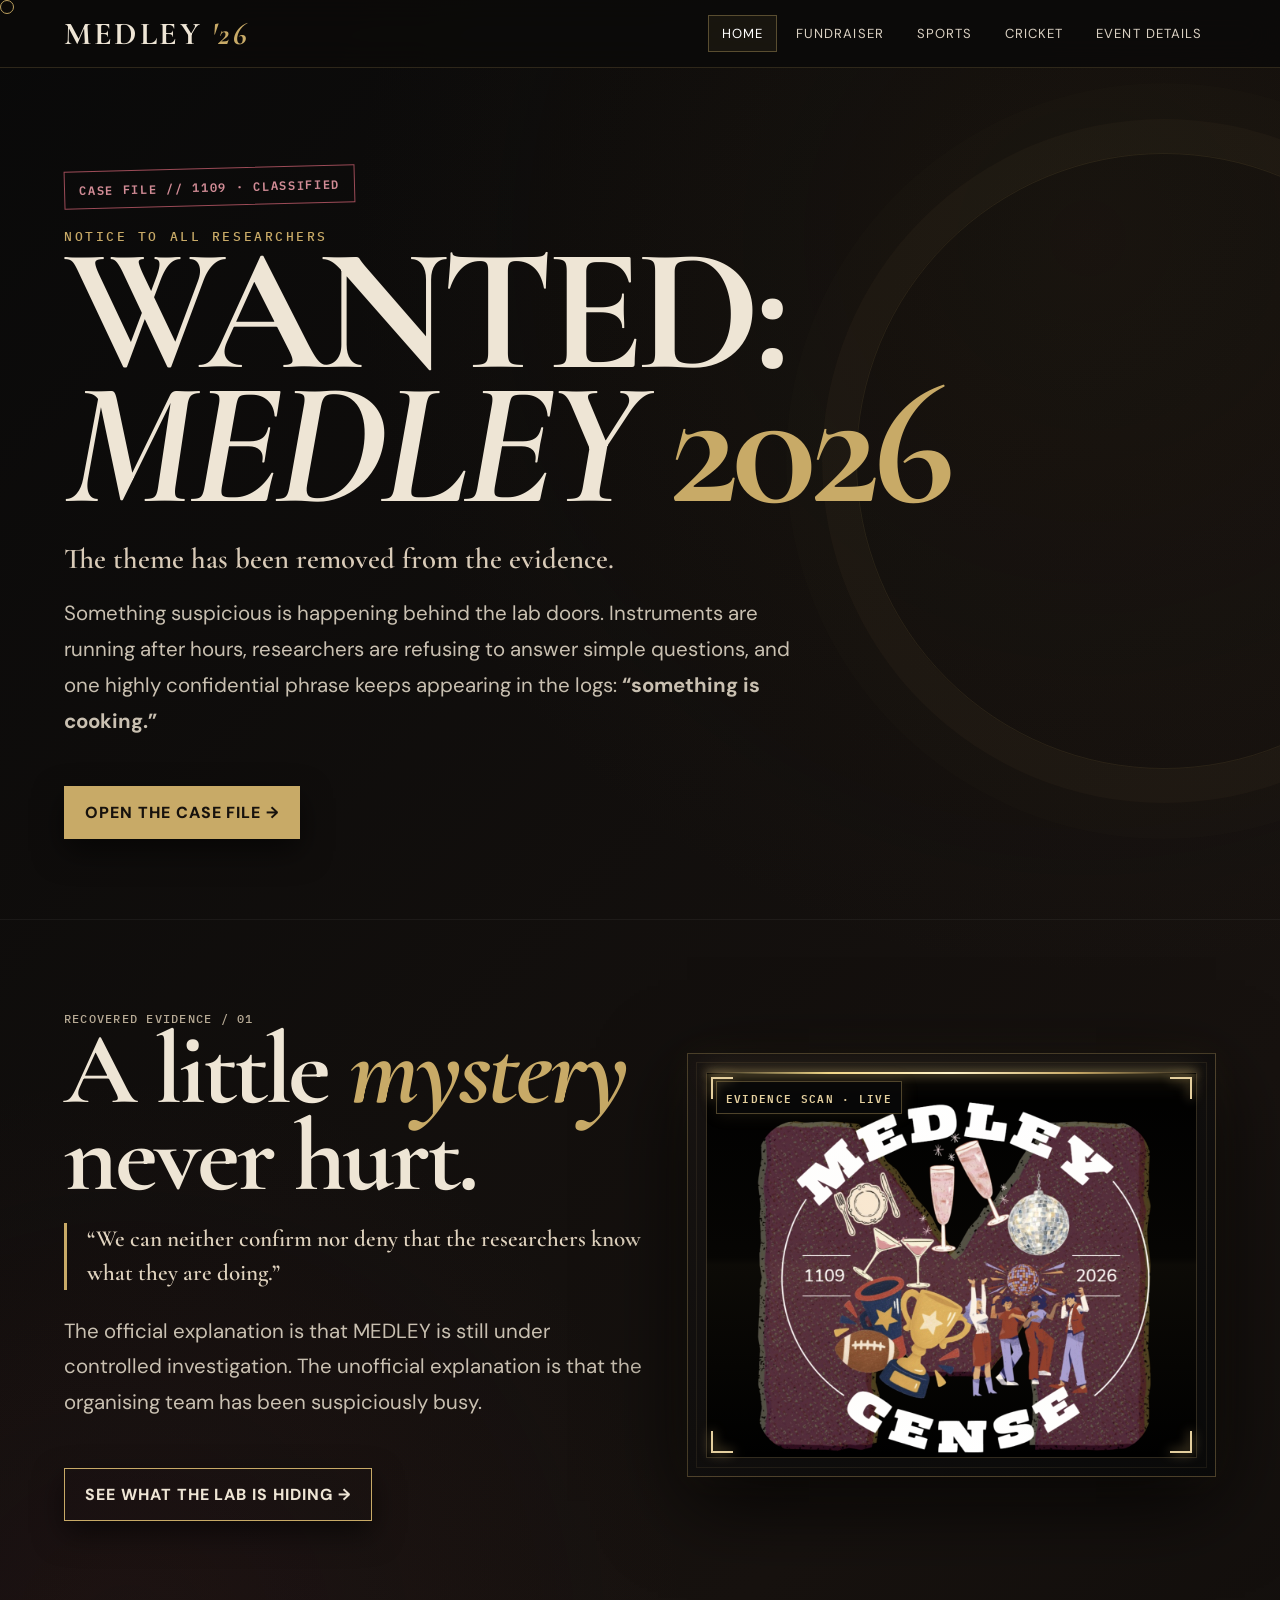
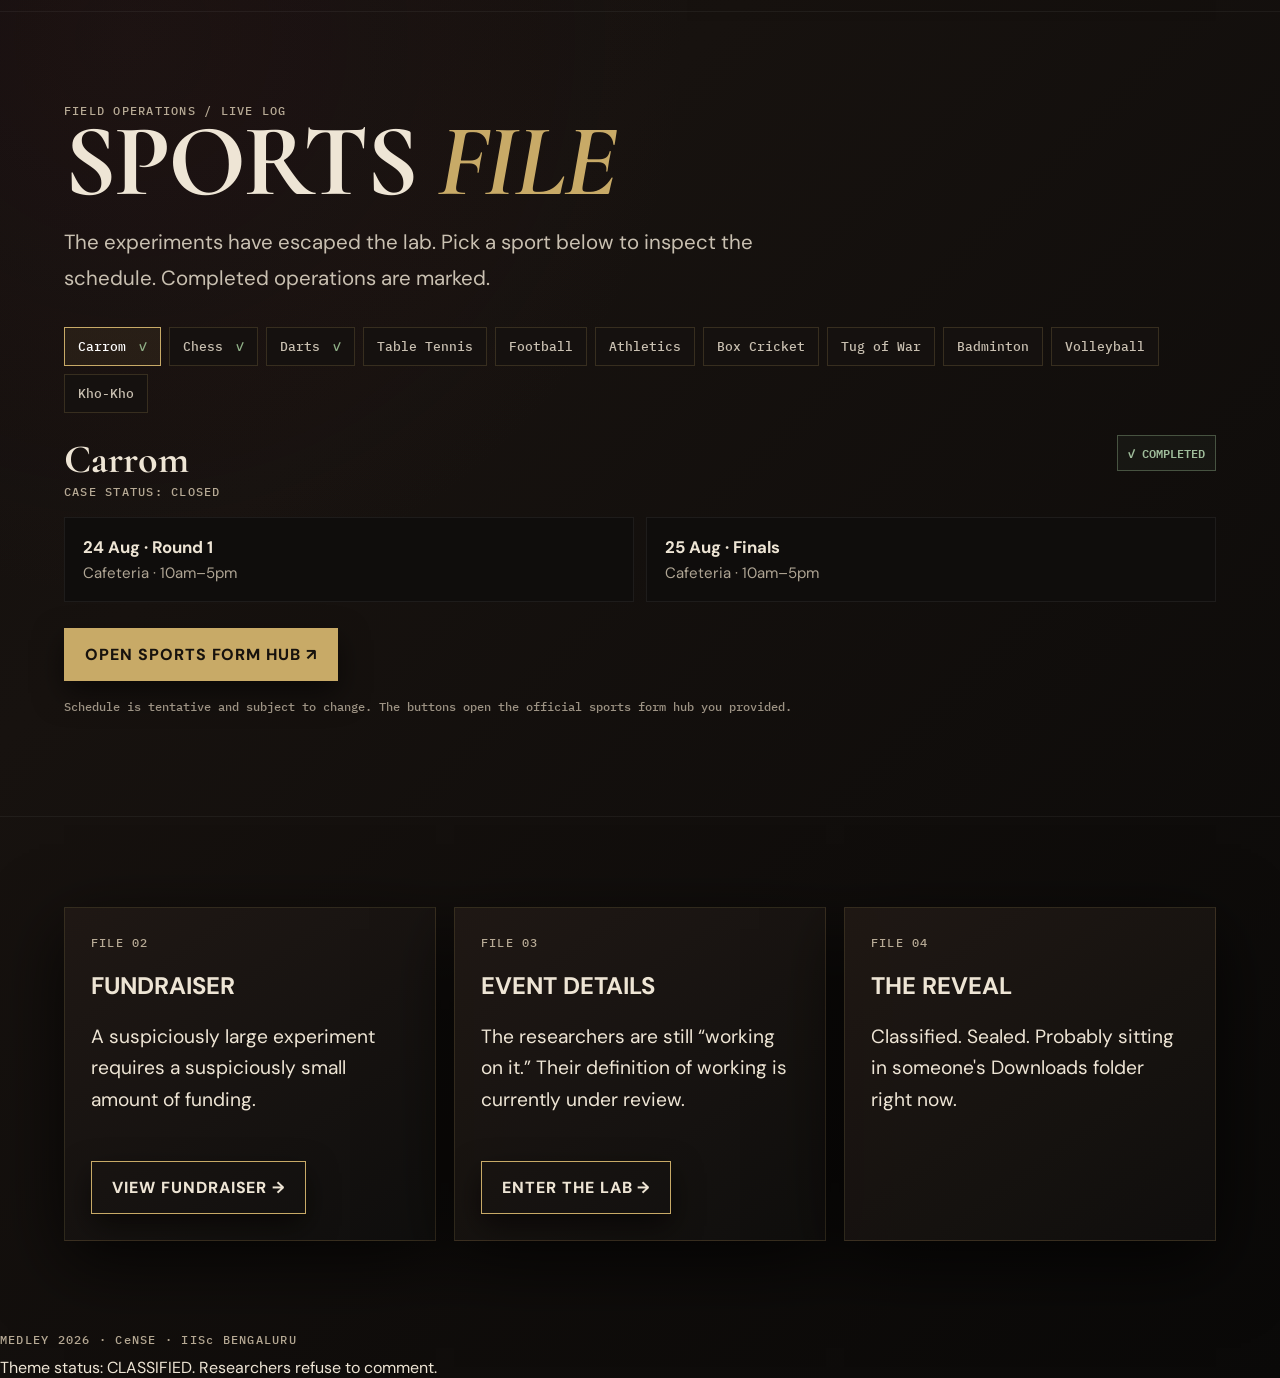
<file: index.html>
<!doctype html><html lang="en"><head><meta charset="utf-8"><meta name="viewport" content="width=device-width,initial-scale=1"><title>MEDLEY '26 — Classified</title><link rel="stylesheet" href="style.css"></head><body>
<div class="cursor"></div><nav class="nav"><a class="brand" href="index.html">MEDLEY <span>'26</span></a><div class="navlinks"><a class="active" href="index.html">HOME</a><a href="donate.html">FUNDRAISER</a><a href="sports.html">SPORTS</a><a href="cricket.html">CRICKET</a><a href="events.html">EVENT DETAILS</a></div></nav>
<main class="hero"><div class="wrap reveal"><div class="stamp">CASE FILE // 1109 · CLASSIFIED</div><div class="eyebrow">NOTICE TO ALL RESEARCHERS</div><h1>WANTED:<br><em>MEDLEY</em> <span class="gold">2026</span></h1><div class="kicker">The theme has been removed from the evidence.</div><p class="lead">Something suspicious is happening behind the lab doors. Instruments are running after hours, researchers are refusing to answer simple questions, and one highly confidential phrase keeps appearing in the logs: <b>“something is cooking.”</b></p><a class="btn" href="#sports">OPEN THE CASE FILE →</a></div></main>
<section class="section darkline"><div class="wrap evidence"><div class="reveal"><div class="mono">RECOVERED EVIDENCE / 01</div><h2 class="section-title">A little <em>mystery</em><br>never hurt.</h2><p class="quote">“We can neither confirm nor deny that the researchers know what they are doing.”</p><p class="lead">The official explanation is that MEDLEY is still under controlled investigation. The unofficial explanation is that the organising team has been suspiciously busy.</p><a class="btn ghost" href="events.html">SEE WHAT THE LAB IS HIDING →</a></div><div class="scanner-frame reveal"><div class="scanner-label">EVIDENCE SCAN · LIVE</div><img src="medley-evidence.png" alt="MEDLEY 2026 mystery evidence poster"><div class="scan-line"></div><div class="scan-corner c1"></div><div class="scan-corner c2"></div><div class="scan-corner c3"></div><div class="scan-corner c4"></div></div></div></section>
<section id="sports" class="section darkline"><div class="wrap"><div class="mono reveal">FIELD OPERATIONS / LIVE LOG</div><h2 class="section-title reveal">SPORTS <em>FILE</em></h2><p class="lead reveal">The experiments have escaped the lab. Pick a sport below to inspect the schedule. Completed operations are marked.</p><div data-tabs class="reveal"><div class="tabs"><button class="tab active">Carrom <span class="tick">✓</span></button><button class="tab">Chess <span class="tick">✓</span></button><button class="tab">Darts <span class="tick">✓</span></button><button class="tab">Table Tennis</button><button class="tab">Football</button><button class="tab">Athletics</button><button class="tab">Box Cricket</button><button class="tab">Tug of War</button><button class="tab">Badminton</button><button class="tab">Volleyball</button><button class="tab">Kho-Kho</button></div>
<div class="sport-panel active"><div class="sport-head"><div><h3>Carrom</h3><div class="mono">CASE STATUS: CLOSED</div></div><span class="status">✓ COMPLETED</span></div><div class="schedule-list"><div class="match"><b>24 Aug · Round 1</b><span>Cafeteria · 10am–5pm</span></div><div class="match"><b>25 Aug · Finals</b><span>Cafeteria · 10am–5pm</span></div></div><a class="btn" href="https://linktr.ee/mrunalgandole1234" target="_blank" rel="noopener">OPEN SPORTS FORM HUB ↗</a></div>
<div class="sport-panel"><div class="sport-head"><div><h3>Chess</h3><div class="mono">CASE STATUS: CLOSED</div></div><span class="status">✓ COMPLETED</span></div><div class="schedule-list"><div class="match"><b>24 Aug · Round 1</b><span>Cafeteria · 10am–5pm</span></div><div class="match"><b>25 Aug · Finals</b><span>Cafeteria · 10am–5pm</span></div></div><a class="btn" href="https://linktr.ee/mrunalgandole1234" target="_blank" rel="noopener">OPEN SPORTS FORM HUB ↗</a></div>
<div class="sport-panel"><div class="sport-head"><div><h3>Darts</h3><div class="mono">CASE STATUS: CLOSED</div></div><span class="status">✓ COMPLETED</span></div><div class="schedule-list"><div class="match"><b>24 Aug · Qualifiers</b><span>Cafeteria · 10am–5pm</span></div><div class="match"><b>25 Aug · Finals</b><span>Cafeteria · 10am–5pm</span></div></div><a class="btn" href="https://linktr.ee/mrunalgandole1234" target="_blank" rel="noopener">OPEN SPORTS FORM HUB ↗</a></div>
<div class="sport-panel"><div class="sport-head"><div><h3>Table Tennis</h3><div class="mono">26 Aug</div></div><span class="status pending">UPCOMING</span></div><div class="schedule-list"><div class="match"><b>26 Aug · Table Tennis</b><span>Cafeteria · 10am–5pm</span></div></div><a class="btn" href="https://linktr.ee/mrunalgandole1234" target="_blank" rel="noopener">OPEN SPORTS FORM HUB ↗</a></div>
<div class="sport-panel"><div class="sport-head"><div><h3>Football</h3><div class="mono">27 Aug</div></div><span class="status pending">UPCOMING</span></div><div class="schedule-list"><div class="match"><b>27 Aug · Football</b><span>Main Ground · 5:30pm–7:30pm</span></div></div><a class="btn" href="https://linktr.ee/mrunalgandole1234" target="_blank" rel="noopener">OPEN SPORTS FORM HUB ↗</a></div>
<div class="sport-panel"><div class="sport-head"><div><h3>Athletics</h3><div class="mono">30 Aug + 6 Sept</div></div><span class="status pending">UPCOMING</span></div><div class="schedule-list"><div class="match"><b>30 Aug · Track Events</b><span>Main Ground</span></div><div class="match"><b>6 Sept · Athletics</b><span>Main Ground · tentative, before 9am</span></div></div><a class="btn" href="https://linktr.ee/mrunalgandole1234" target="_blank" rel="noopener">OPEN SPORTS FORM HUB ↗</a></div>
<div class="sport-panel"><div class="sport-head"><div><h3>Box Cricket</h3><div class="mono">31 Aug – 4 Sept</div></div><span class="status pending">UPCOMING</span></div><div class="schedule-list"><div class="match"><b>31 Aug–3 Sept · Days 1–4</b><span>CeNSE Backyard</span></div><div class="match"><b>4 Sept · Day 5 (Finals)</b><span>CeNSE Backyard</span></div><div class="match"><b>4 Sept · Faculty vs Organizing Team</b><span>CeNSE Backyard</span></div></div><a class="btn" href="https://linktr.ee/mrunalgandole1234" target="_blank" rel="noopener">OPEN SPORTS FORM HUB ↗</a></div>
<div class="sport-panel"><div class="sport-head"><div><h3>Tug of War</h3><div class="mono">4 Sept</div></div><span class="status pending">UPCOMING</span></div><div class="schedule-list"><div class="match"><b>4 Sept · All Matches</b><span>CeNSE Backyard</span></div></div><a class="btn" href="https://linktr.ee/mrunalgandole1234" target="_blank" rel="noopener">OPEN SPORTS FORM HUB ↗</a></div>
<div class="sport-panel"><div class="sport-head"><div><h3>Badminton</h3><div class="mono">6–7 Sept</div></div><span class="status pending">UPCOMING</span></div><div class="schedule-list"><div class="match"><b>6 Sept · Day 1 — Singles & Doubles (Prelims)</b><span>Badminton Court · 9:30am–5:30pm</span></div><div class="match"><b>7 Sept · Day 2 — Finals</b><span>Badminton Court · 9:30am–5:30pm</span></div></div><a class="btn" href="https://linktr.ee/mrunalgandole1234" target="_blank" rel="noopener">OPEN SPORTS FORM HUB ↗</a></div>
<div class="sport-panel"><div class="sport-head"><div><h3>Volleyball</h3><div class="mono">6 + 8 Sept</div></div><span class="status pending">UPCOMING</span></div><div class="schedule-list"><div class="match"><b>6 Sept · Qualifiers (Tentative)</b><span>KV Ground</span></div><div class="match"><b>8 Sept · Finals (Tentative)</b><span>KV Ground</span></div></div><a class="btn" href="https://linktr.ee/mrunalgandole1234" target="_blank" rel="noopener">OPEN SPORTS FORM HUB ↗</a></div>
<div class="sport-panel"><div class="sport-head"><div><h3>Kho-Kho</h3><div class="mono">8–9 Sept</div></div><span class="status pending">UPCOMING</span></div><div class="schedule-list"><div class="match"><b>8 Sept · Day 1</b><span>KV Ground</span></div><div class="match"><b>9 Sept · Day 2 (Finals)</b><span>KV Ground</span></div></div><a class="btn" href="https://linktr.ee/mrunalgandole1234" target="_blank" rel="noopener">OPEN SPORTS FORM HUB ↗</a></div></div><p class="note">Schedule is tentative and subject to change. The buttons open the official sports form hub you provided.</p></div></section>
<section class="section darkline"><div class="wrap grid"><div class="card reveal"><div class="mono">FILE 02</div><h2>FUNDRAISER</h2><p class="big">A suspiciously large experiment requires a suspiciously small amount of funding.</p><a class="btn ghost" href="donate.html">VIEW FUNDRAISER →</a></div><div class="card reveal"><div class="mono">FILE 03</div><h2>EVENT DETAILS</h2><p class="big">The researchers are still “working on it.” Their definition of working is currently under review.</p><a class="btn ghost" href="events.html">ENTER THE LAB →</a></div><div class="card reveal"><div class="mono">FILE 04</div><h2>THE REVEAL</h2><p class="big">Classified. Sealed. Probably sitting in someone's Downloads folder right now.</p></div></div></section>
<footer><div class="mono">MEDLEY 2026 · CeNSE · IISc BENGALURU</div><div style="margin-top:10px">Theme status: CLASSIFIED. Researchers refuse to comment.</div></footer><script src="script.js"></script></body></html>
</file>
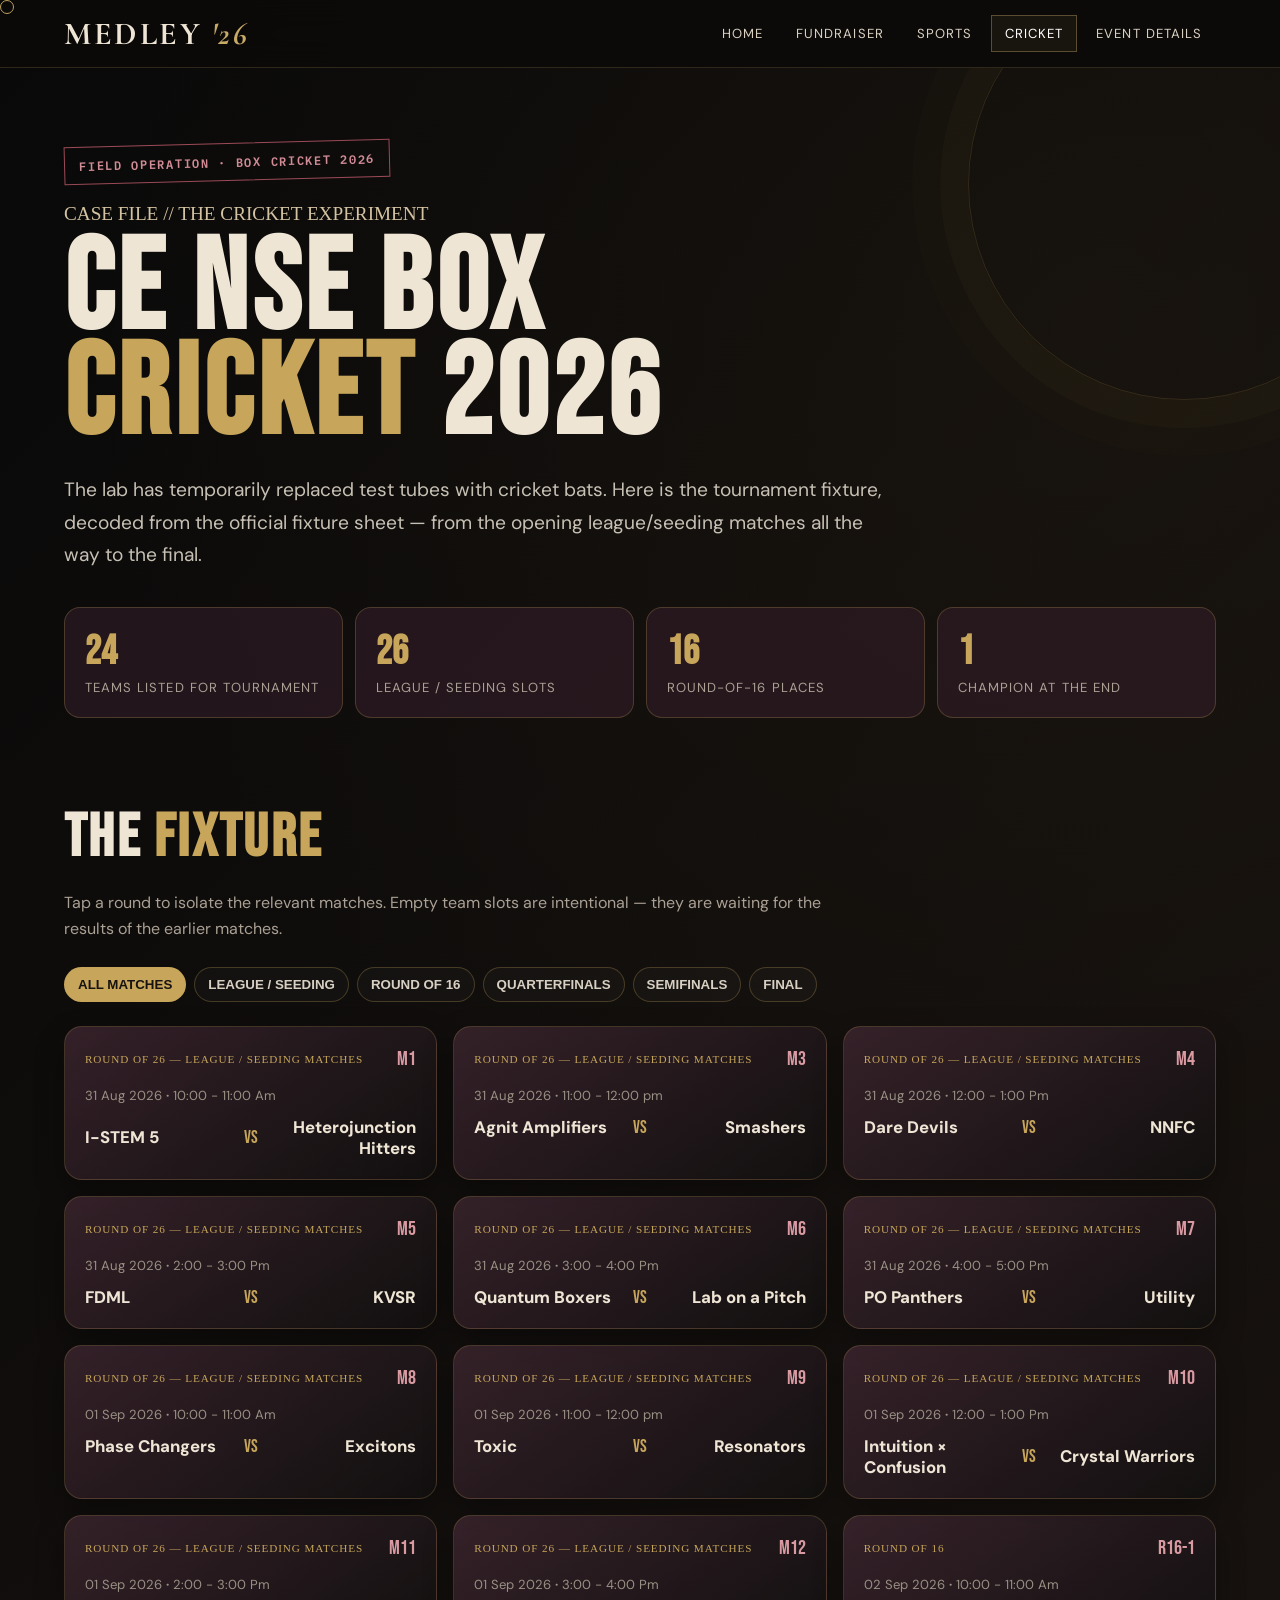
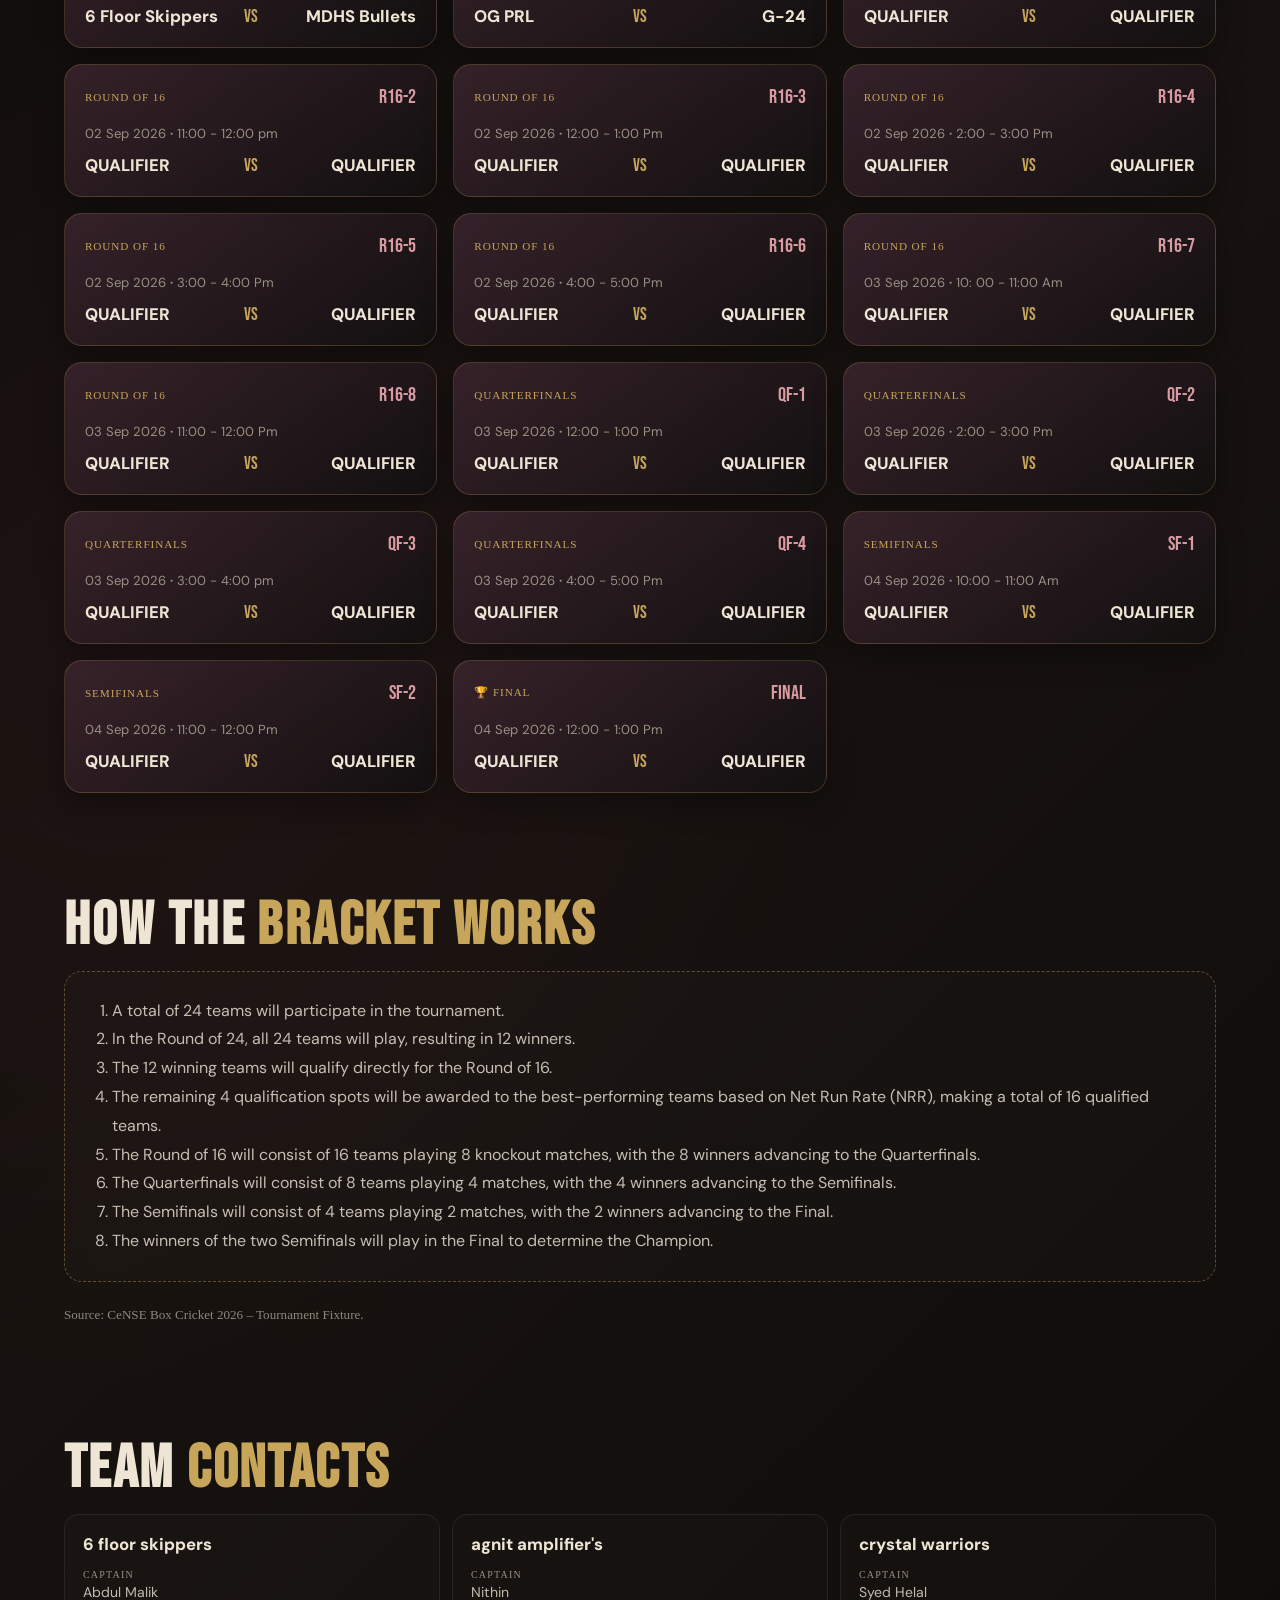
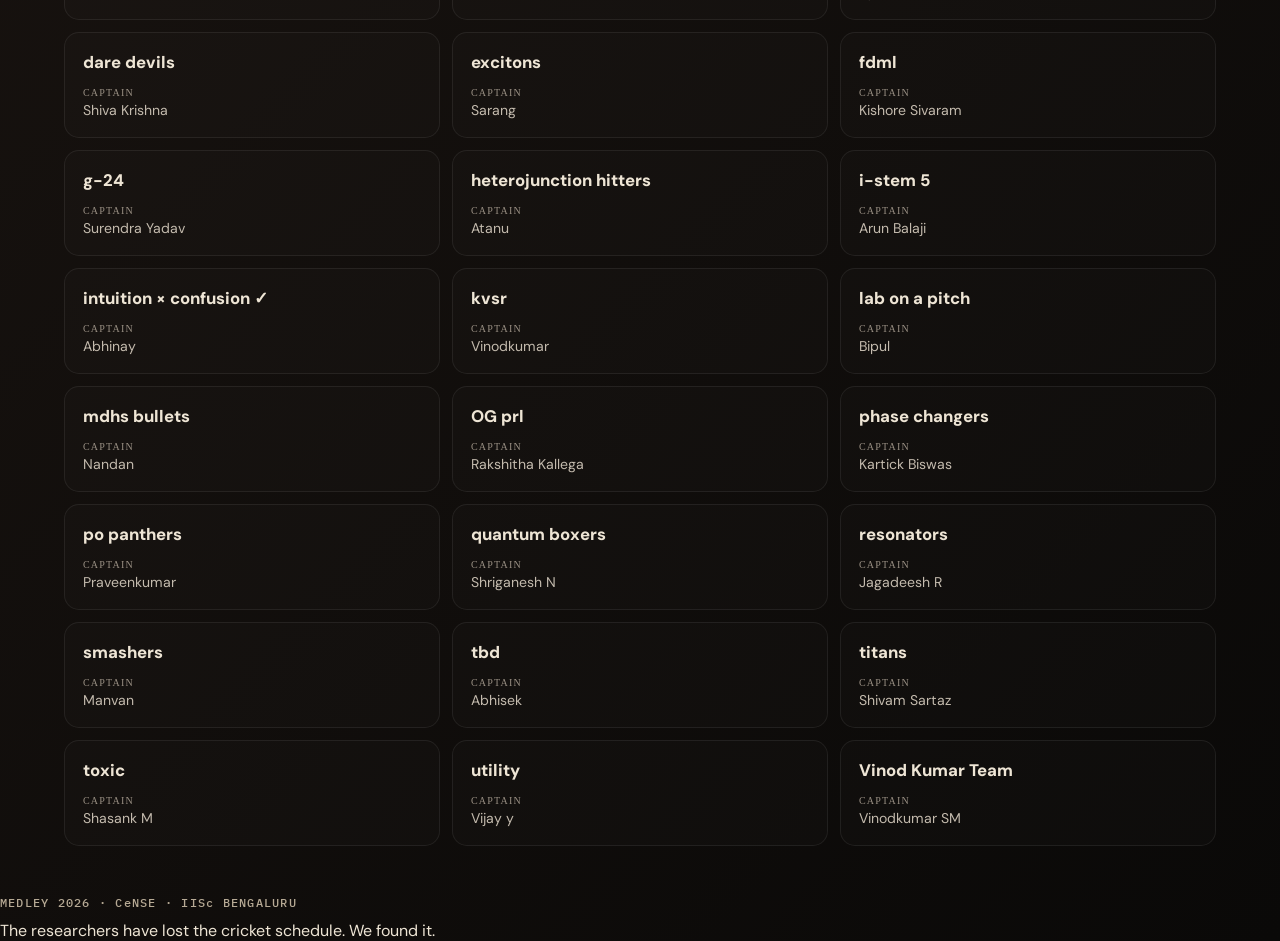
<file: cricket.html>
<!doctype html>
<html lang="en"><head><meta charset="utf-8"><meta name="viewport" content="width=device-width,initial-scale=1">
<title>Box Cricket — MEDLEY 2026</title>
<link rel="stylesheet" href="style.css">
<style>
/* Cricket page additions — keeps the existing MEDLEY mystery theme */
.cricket-hero{padding:75px 0 35px;position:relative;overflow:hidden}
.cricket-hero:after{content:"";position:absolute;right:-120px;top:-100px;width:430px;height:430px;border:1px solid rgba(199,166,91,.16);border-radius:50%;box-shadow:0 0 0 28px rgba(199,166,91,.025),0 0 0 56px rgba(199,166,91,.015)}
.cricket-kicker{font-family:"Permanent Marker";font-size:1.2rem;color:#d4c3a2;margin-bottom:14px}
.cricket-title{font-family:"Bebas Neue";font-size:clamp(4rem,10vw,8rem);line-height:.82;letter-spacing:.035em;margin:0}
.cricket-title em{font-style:normal;color:#c7a65b}
.cricket-lead{max-width:820px;font-size:1.2rem;line-height:1.7;color:#c7c0b4;margin:25px 0}
.cricket-stats{display:grid;grid-template-columns:repeat(4,1fr);gap:12px;margin-top:35px}
.stat{padding:20px;border:1px solid rgba(199,166,91,.25);background:rgba(50,29,41,.6);border-radius:16px}
.stat strong{display:block;font-family:"Bebas Neue";font-size:2.5rem;color:#c7a65b}
.stat span{font-size:.82rem;color:#aaa094;text-transform:uppercase;letter-spacing:.08em}
.cricket-section{padding:48px 0}
.cricket-section h2{font-family:"Bebas Neue";font-size:3.8rem;letter-spacing:.04em;margin:0 0 9px}
.cricket-section h2 em{font-style:normal;color:#c7a65b}
.section-note{color:#aaa094;line-height:1.65;max-width:760px;margin-bottom:24px}
.filter-row{display:flex;gap:8px;flex-wrap:wrap;margin:24px 0}
.filter{border:1px solid rgba(199,166,91,.28);background:#ffffff06;color:#d8d0c3;border-radius:999px;padding:9px 13px;cursor:pointer;font-weight:700}
.filter.active,.filter:hover{background:#c7a65b;color:#171311}
.matches{display:grid;grid-template-columns:repeat(3,1fr);gap:16px}
.match-card{padding:20px;border:1px solid rgba(199,166,91,.22);border-radius:18px;background:linear-gradient(145deg,rgba(64,39,50,.76),rgba(18,16,16,.88));transition:.28s;box-shadow:0 12px 30px #0005}
.match-card:hover{transform:translateY(-6px) rotate(-.35deg);border-color:#c7a65b88;box-shadow:0 18px 42px #0009}
.match-top{display:flex;justify-content:space-between;gap:10px;align-items:center}
.round{font-family:"Special Elite";font-size:.7rem;color:#c7a65b;letter-spacing:.08em}
.match-no{font-family:"Bebas Neue";font-size:1.25rem;color:#d99aa2}
.date{margin:16px 0 13px;color:#999084;font-size:.82rem}
.teams{display:grid;grid-template-columns:1fr auto 1fr;align-items:center;gap:8px}
.team{font-weight:800;font-size:1.05rem;line-height:1.25}
.teams .team:last-child{text-align:right}
.vs{font-family:"Bebas Neue";color:#c7a65b;font-size:1.1rem}
.rules-box{border:1px dashed rgba(199,166,91,.4);padding:25px;border-radius:18px;background:#ffffff04}
.rules-box ol{margin:0;padding-left:22px;color:#c6beb2;line-height:1.8}
.contact-grid{display:grid;grid-template-columns:repeat(3,1fr);gap:12px}
.contact-card{padding:18px;border:1px solid #ffffff12;background:#ffffff04;border-radius:15px}
.team-name{font-weight:800;font-size:1.05rem;margin-bottom:14px}
.captain,.phone{font-size:.88rem;color:#c4bbae;margin-top:8px}
.captain span,.phone span{display:block;font:10px "Special Elite";letter-spacing:.12em;color:#9b9185;margin-bottom:3px}
.cricket-note{font-family:"Special Elite";font-size:.82rem;color:#8f877c;margin-top:25px}
@media(max-width:900px){.matches{grid-template-columns:repeat(2,1fr)}.contact-grid{grid-template-columns:repeat(2,1fr)}.cricket-stats{grid-template-columns:repeat(2,1fr)}}
@media(max-width:600px){.matches,.contact-grid{grid-template-columns:1fr}.cricket-title{font-size:4.5rem}}
</style></head><body>
<div class="cursor"></div>
<nav class="nav"><a class="brand" href="index.html">MEDLEY <span>'26</span></a><div class="navlinks">
<a href="index.html">HOME</a><a href="donate.html">FUNDRAISER</a><a href="sports.html">SPORTS</a><a class="active" href="cricket.html">CRICKET</a><a href="events.html">EVENT DETAILS</a>
</div></nav>
<main>
<section class="cricket-hero"><div class="wrap reveal">
<div class="stamp">FIELD OPERATION · BOX CRICKET 2026</div>
<div class="cricket-kicker">CASE FILE // THE CRICKET EXPERIMENT</div>
<h1 class="cricket-title">CE NSE BOX<br><em>CRICKET</em> 2026</h1>
<p class="cricket-lead">The lab has temporarily replaced test tubes with cricket bats. Here is the tournament fixture, decoded from the official fixture sheet — from the opening league/seeding matches all the way to the final.</p>
<div class="cricket-stats">
<div class="stat"><strong>24</strong><span>Teams listed for tournament</span></div>
<div class="stat"><strong>26</strong><span>League / seeding slots</span></div>
<div class="stat"><strong>16</strong><span>Round-of-16 places</span></div>
<div class="stat"><strong>1</strong><span>Champion at the end</span></div>
</div>
</div></section>

<section class="cricket-section"><div class="wrap">
<h2>THE <em>FIXTURE</em></h2>
<p class="section-note">Tap a round to isolate the relevant matches. Empty team slots are intentional — they are waiting for the results of the earlier matches.</p>
<div class="filter-row">
<button class="filter active" data-round="all">ALL MATCHES</button>
<button class="filter" data-round="league">LEAGUE / SEEDING</button>
<button class="filter" data-round="r16">ROUND OF 16</button>
<button class="filter" data-round="qf">QUARTERFINALS</button>
<button class="filter" data-round="sf">SEMIFINALS</button>
<button class="filter" data-round="final">FINAL</button>
</div>
<div class="matches">
    <article class="match-card reveal" data-round="league">
      <div class="match-top"><span class="round">ROUND OF 26 — LEAGUE / SEEDING MATCHES</span><span class="match-no">M1</span></div>
      <div class="date">31 Aug 2026 <b>·</b> 10:00 - 11:00 Am</div>
      <div class="teams"><div class="team">I-STEM 5</div><div class="vs">VS</div><div class="team">Heterojunction Hitters</div></div>
    </article>

    <article class="match-card reveal" data-round="league">
      <div class="match-top"><span class="round">ROUND OF 26 — LEAGUE / SEEDING MATCHES</span><span class="match-no">M3</span></div>
      <div class="date">31 Aug 2026 <b>·</b> 11:00 - 12:00 pm</div>
      <div class="teams"><div class="team">Agnit Amplifiers</div><div class="vs">VS</div><div class="team">Smashers</div></div>
    </article>

    <article class="match-card reveal" data-round="league">
      <div class="match-top"><span class="round">ROUND OF 26 — LEAGUE / SEEDING MATCHES</span><span class="match-no">M4</span></div>
      <div class="date">31 Aug 2026 <b>·</b> 12:00 - 1:00 Pm</div>
      <div class="teams"><div class="team">Dare Devils</div><div class="vs">VS</div><div class="team">NNFC</div></div>
    </article>

    <article class="match-card reveal" data-round="league">
      <div class="match-top"><span class="round">ROUND OF 26 — LEAGUE / SEEDING MATCHES</span><span class="match-no">M5</span></div>
      <div class="date">31 Aug 2026 <b>·</b> 2:00 - 3:00 Pm</div>
      <div class="teams"><div class="team">FDML</div><div class="vs">VS</div><div class="team">KVSR</div></div>
    </article>

    <article class="match-card reveal" data-round="league">
      <div class="match-top"><span class="round">ROUND OF 26 — LEAGUE / SEEDING MATCHES</span><span class="match-no">M6</span></div>
      <div class="date">31 Aug 2026 <b>·</b> 3:00 - 4:00 Pm</div>
      <div class="teams"><div class="team">Quantum Boxers</div><div class="vs">VS</div><div class="team">Lab on a Pitch</div></div>
    </article>

    <article class="match-card reveal" data-round="league">
      <div class="match-top"><span class="round">ROUND OF 26 — LEAGUE / SEEDING MATCHES</span><span class="match-no">M7</span></div>
      <div class="date">31 Aug 2026 <b>·</b> 4:00 - 5:00 Pm</div>
      <div class="teams"><div class="team">PO Panthers</div><div class="vs">VS</div><div class="team">Utility</div></div>
    </article>

    <article class="match-card reveal" data-round="league">
      <div class="match-top"><span class="round">ROUND OF 26 — LEAGUE / SEEDING MATCHES</span><span class="match-no">M8</span></div>
      <div class="date">01 Sep 2026 <b>·</b> 10:00 - 11:00 Am</div>
      <div class="teams"><div class="team">Phase Changers</div><div class="vs">VS</div><div class="team">Excitons</div></div>
    </article>

    <article class="match-card reveal" data-round="league">
      <div class="match-top"><span class="round">ROUND OF 26 — LEAGUE / SEEDING MATCHES</span><span class="match-no">M9</span></div>
      <div class="date">01 Sep 2026 <b>·</b> 11:00 - 12:00 pm</div>
      <div class="teams"><div class="team">Toxic</div><div class="vs">VS</div><div class="team">Resonators</div></div>
    </article>

    <article class="match-card reveal" data-round="league">
      <div class="match-top"><span class="round">ROUND OF 26 — LEAGUE / SEEDING MATCHES</span><span class="match-no">M10</span></div>
      <div class="date">01 Sep 2026 <b>·</b> 12:00 - 1:00 Pm</div>
      <div class="teams"><div class="team">Intuition × Confusion</div><div class="vs">VS</div><div class="team">Crystal Warriors</div></div>
    </article>

    <article class="match-card reveal" data-round="league">
      <div class="match-top"><span class="round">ROUND OF 26 — LEAGUE / SEEDING MATCHES</span><span class="match-no">M11</span></div>
      <div class="date">01 Sep 2026 <b>·</b> 2:00 - 3:00 Pm</div>
      <div class="teams"><div class="team">6 Floor Skippers</div><div class="vs">VS</div><div class="team">MDHS Bullets</div></div>
    </article>

    <article class="match-card reveal" data-round="league">
      <div class="match-top"><span class="round">ROUND OF 26 — LEAGUE / SEEDING MATCHES</span><span class="match-no">M12</span></div>
      <div class="date">01 Sep 2026 <b>·</b> 3:00 - 4:00 Pm</div>
      <div class="teams"><div class="team">OG PRL</div><div class="vs">VS</div><div class="team">G-24</div></div>
    </article>

    <article class="match-card reveal" data-round="r16">
      <div class="match-top"><span class="round">ROUND OF 16</span><span class="match-no">R16-1</span></div>
      <div class="date">02 Sep 2026 <b>·</b> 10:00 - 11:00 Am</div>
      <div class="teams"><div class="team">QUALIFIER</div><div class="vs">VS</div><div class="team">QUALIFIER</div></div>
    </article>

    <article class="match-card reveal" data-round="r16">
      <div class="match-top"><span class="round">ROUND OF 16</span><span class="match-no">R16-2</span></div>
      <div class="date">02 Sep 2026 <b>·</b> 11:00 - 12:00 pm</div>
      <div class="teams"><div class="team">QUALIFIER</div><div class="vs">VS</div><div class="team">QUALIFIER</div></div>
    </article>

    <article class="match-card reveal" data-round="r16">
      <div class="match-top"><span class="round">ROUND OF 16</span><span class="match-no">R16-3</span></div>
      <div class="date">02 Sep 2026 <b>·</b> 12:00 - 1:00 Pm</div>
      <div class="teams"><div class="team">QUALIFIER</div><div class="vs">VS</div><div class="team">QUALIFIER</div></div>
    </article>

    <article class="match-card reveal" data-round="r16">
      <div class="match-top"><span class="round">ROUND OF 16</span><span class="match-no">R16-4</span></div>
      <div class="date">02 Sep 2026 <b>·</b> 2:00 - 3:00 Pm</div>
      <div class="teams"><div class="team">QUALIFIER</div><div class="vs">VS</div><div class="team">QUALIFIER</div></div>
    </article>

    <article class="match-card reveal" data-round="r16">
      <div class="match-top"><span class="round">ROUND OF 16</span><span class="match-no">R16-5</span></div>
      <div class="date">02 Sep 2026 <b>·</b> 3:00 - 4:00 Pm</div>
      <div class="teams"><div class="team">QUALIFIER</div><div class="vs">VS</div><div class="team">QUALIFIER</div></div>
    </article>

    <article class="match-card reveal" data-round="r16">
      <div class="match-top"><span class="round">ROUND OF 16</span><span class="match-no">R16-6</span></div>
      <div class="date">02 Sep 2026 <b>·</b> 4:00 - 5:00 Pm</div>
      <div class="teams"><div class="team">QUALIFIER</div><div class="vs">VS</div><div class="team">QUALIFIER</div></div>
    </article>

    <article class="match-card reveal" data-round="r16">
      <div class="match-top"><span class="round">ROUND OF 16</span><span class="match-no">R16-7</span></div>
      <div class="date">03 Sep 2026 <b>·</b> 10: 00 - 11:00 Am</div>
      <div class="teams"><div class="team">QUALIFIER</div><div class="vs">VS</div><div class="team">QUALIFIER</div></div>
    </article>

    <article class="match-card reveal" data-round="r16">
      <div class="match-top"><span class="round">ROUND OF 16</span><span class="match-no">R16-8</span></div>
      <div class="date">03 Sep 2026 <b>·</b> 11:00 - 12:00 Pm</div>
      <div class="teams"><div class="team">QUALIFIER</div><div class="vs">VS</div><div class="team">QUALIFIER</div></div>
    </article>

    <article class="match-card reveal" data-round="qf">
      <div class="match-top"><span class="round">QUARTERFINALS</span><span class="match-no">QF-1</span></div>
      <div class="date">03 Sep 2026 <b>·</b> 12:00 - 1:00 Pm</div>
      <div class="teams"><div class="team">QUALIFIER</div><div class="vs">VS</div><div class="team">QUALIFIER</div></div>
    </article>

    <article class="match-card reveal" data-round="qf">
      <div class="match-top"><span class="round">QUARTERFINALS</span><span class="match-no">QF-2</span></div>
      <div class="date">03 Sep 2026 <b>·</b> 2:00 - 3:00 Pm</div>
      <div class="teams"><div class="team">QUALIFIER</div><div class="vs">VS</div><div class="team">QUALIFIER</div></div>
    </article>

    <article class="match-card reveal" data-round="qf">
      <div class="match-top"><span class="round">QUARTERFINALS</span><span class="match-no">QF-3</span></div>
      <div class="date">03 Sep 2026 <b>·</b> 3:00 - 4:00 pm</div>
      <div class="teams"><div class="team">QUALIFIER</div><div class="vs">VS</div><div class="team">QUALIFIER</div></div>
    </article>

    <article class="match-card reveal" data-round="qf">
      <div class="match-top"><span class="round">QUARTERFINALS</span><span class="match-no">QF-4</span></div>
      <div class="date">03 Sep 2026 <b>·</b> 4:00 - 5:00 Pm</div>
      <div class="teams"><div class="team">QUALIFIER</div><div class="vs">VS</div><div class="team">QUALIFIER</div></div>
    </article>

    <article class="match-card reveal" data-round="sf">
      <div class="match-top"><span class="round">SEMIFINALS</span><span class="match-no">SF-1</span></div>
      <div class="date">04 Sep 2026 <b>·</b> 10:00 - 11:00 Am</div>
      <div class="teams"><div class="team">QUALIFIER</div><div class="vs">VS</div><div class="team">QUALIFIER</div></div>
    </article>

    <article class="match-card reveal" data-round="sf">
      <div class="match-top"><span class="round">SEMIFINALS</span><span class="match-no">SF-2</span></div>
      <div class="date">04 Sep 2026 <b>·</b> 11:00 - 12:00 Pm</div>
      <div class="teams"><div class="team">QUALIFIER</div><div class="vs">VS</div><div class="team">QUALIFIER</div></div>
    </article>

    <article class="match-card reveal" data-round="final">
      <div class="match-top"><span class="round">🏆 FINAL</span><span class="match-no">FINAL</span></div>
      <div class="date">04 Sep 2026 <b>·</b> 12:00 - 1:00 Pm</div>
      <div class="teams"><div class="team">QUALIFIER</div><div class="vs">VS</div><div class="team">QUALIFIER</div></div>
    </article></div>
</div></section>

<section class="cricket-section"><div class="wrap">
<h2>HOW THE <em>BRACKET WORKS</em></h2>
<div class="rules-box"><ol><li>A total of 24 teams will participate in the tournament.</li><li>In the Round of 24, all 24 teams will play, resulting in 12 winners.</li><li>The 12  winning teams will qualify directly for the Round of 16.</li><li>The remaining 4 qualification spots will be awarded to the best-performing teams based on Net Run Rate (NRR), making a total of 16 qualified teams.</li><li>The Round of 16 will consist of 16 teams playing 8 knockout matches, with the 8 winners advancing to the Quarterfinals.</li><li>The Quarterfinals will consist of 8 teams playing 4 matches, with the 4 winners advancing to the Semifinals.</li><li>The Semifinals will consist of 4 teams playing 2 matches, with the 2 winners advancing to the Final.</li><li>The winners of the two Semifinals will play in the Final to determine the Champion.</li></ol></div>
<p class="cricket-note">Source: CeNSE Box Cricket 2026 – Tournament Fixture.</p>
</div></section>

<section class="cricket-section"><div class="wrap">
<h2>TEAM <em>CONTACTS</em></h2>

<div class="contact-grid">
    <div class="contact-card reveal">
      <div class="team-name">6 floor skippers</div>
      <div class="captain"><span>CAPTAIN</span>Abdul Malik</div>
    
    </div>
    
    <div class="contact-card reveal">
      <div class="team-name">agnit amplifier's</div>
      <div class="captain"><span>CAPTAIN</span>Nithin </div>
     
    </div>
    
    <div class="contact-card reveal">
      <div class="team-name">crystal warriors</div>
      <div class="captain"><span>CAPTAIN</span>Syed Helal</div>
      
    </div>
    
    <div class="contact-card reveal">
      <div class="team-name">dare devils</div>
      <div class="captain"><span>CAPTAIN</span>Shiva Krishna</div>
     
    </div>
    
    <div class="contact-card reveal">
      <div class="team-name">excitons</div>
      <div class="captain"><span>CAPTAIN</span>Sarang</div>
      
    </div>
    
    <div class="contact-card reveal">
      <div class="team-name">fdml</div>
      <div class="captain"><span>CAPTAIN</span>Kishore Sivaram </div>
      
    </div>
    
    <div class="contact-card reveal">
      <div class="team-name">g-24</div>
      <div class="captain"><span>CAPTAIN</span>Surendra Yadav</div>
      
    </div>
    
    <div class="contact-card reveal">
      <div class="team-name">heterojunction hitters</div>
      <div class="captain"><span>CAPTAIN</span>Atanu</div>
    
    </div>
    
    <div class="contact-card reveal">
      <div class="team-name">i-stem 5</div>
      <div class="captain"><span>CAPTAIN</span>Arun Balaji</div>
      
    </div>
    
    <div class="contact-card reveal">
      <div class="team-name">intuition × confusion ✓</div>
      <div class="captain"><span>CAPTAIN</span>Abhinay</div>
     
    </div>
    
    <div class="contact-card reveal">
      <div class="team-name">kvsr</div>
      <div class="captain"><span>CAPTAIN</span>Vinodkumar </div>
      
    </div>
    
    <div class="contact-card reveal">
      <div class="team-name">lab on a pitch</div>
      <div class="captain"><span>CAPTAIN</span>Bipul</div>
      
    </div>
    
    <div class="contact-card reveal">
      <div class="team-name">mdhs bullets</div>
      <div class="captain"><span>CAPTAIN</span>Nandan</div>
      
    </div>
    
    <div class="contact-card reveal">
      <div class="team-name">OG prl</div>
      <div class="captain"><span>CAPTAIN</span>Rakshitha Kallega</div>
     
    </div>
    
    <div class="contact-card reveal">
      <div class="team-name">phase changers</div>
      <div class="captain"><span>CAPTAIN</span>Kartick Biswas</div>
      
    </div>
    
    <div class="contact-card reveal">
      <div class="team-name">po panthers</div>
      <div class="captain"><span>CAPTAIN</span>Praveenkumar </div>
     
    </div>
    
    <div class="contact-card reveal">
      <div class="team-name">quantum boxers</div>
      <div class="captain"><span>CAPTAIN</span>Shriganesh N</div>
     
    </div>
    
    <div class="contact-card reveal">
      <div class="team-name">resonators</div>
      <div class="captain"><span>CAPTAIN</span>Jagadeesh R</div>
     
    </div>
    
    <div class="contact-card reveal">
      <div class="team-name">smashers</div>
      <div class="captain"><span>CAPTAIN</span>Manvan</div>
      
    </div>
    
    <div class="contact-card reveal">
      <div class="team-name">tbd</div>
      <div class="captain"><span>CAPTAIN</span>Abhisek </div>
      
    </div>
    
    <div class="contact-card reveal">
      <div class="team-name">titans</div>
      <div class="captain"><span>CAPTAIN</span>Shivam Sartaz</div>
      
    </div>
    
    <div class="contact-card reveal">
      <div class="team-name">toxic</div>
      <div class="captain"><span>CAPTAIN</span>Shasank M</div>
     
    </div>
    
    <div class="contact-card reveal">
      <div class="team-name">utility</div>
      <div class="captain"><span>CAPTAIN</span>Vijay y</div>

    </div>
    
    <div class="contact-card reveal">
      <div class="team-name">Vinod Kumar Team</div>
      <div class="captain"><span>CAPTAIN</span>Vinodkumar SM</div>
  
    </div>
    </div>

</div></section>
</main>
<footer><div class="mono">MEDLEY 2026 · CeNSE · IISc BENGALURU</div><div style="margin-top:10px">The researchers have lost the cricket schedule. We found it.</div></footer>
<script src="script.js"></script><script>
document.querySelectorAll('.filter').forEach(btn=>{
  btn.addEventListener('click',()=>{
    document.querySelectorAll('.filter').forEach(b=>b.classList.remove('active'));
    btn.classList.add('active');
    const value=btn.dataset.round;
    document.querySelectorAll('.match-card').forEach(card=>{
      card.style.display=(value==='all'||card.dataset.round===value)?'block':'none';
    });
  });
});
</script>
</body></html>
</file>
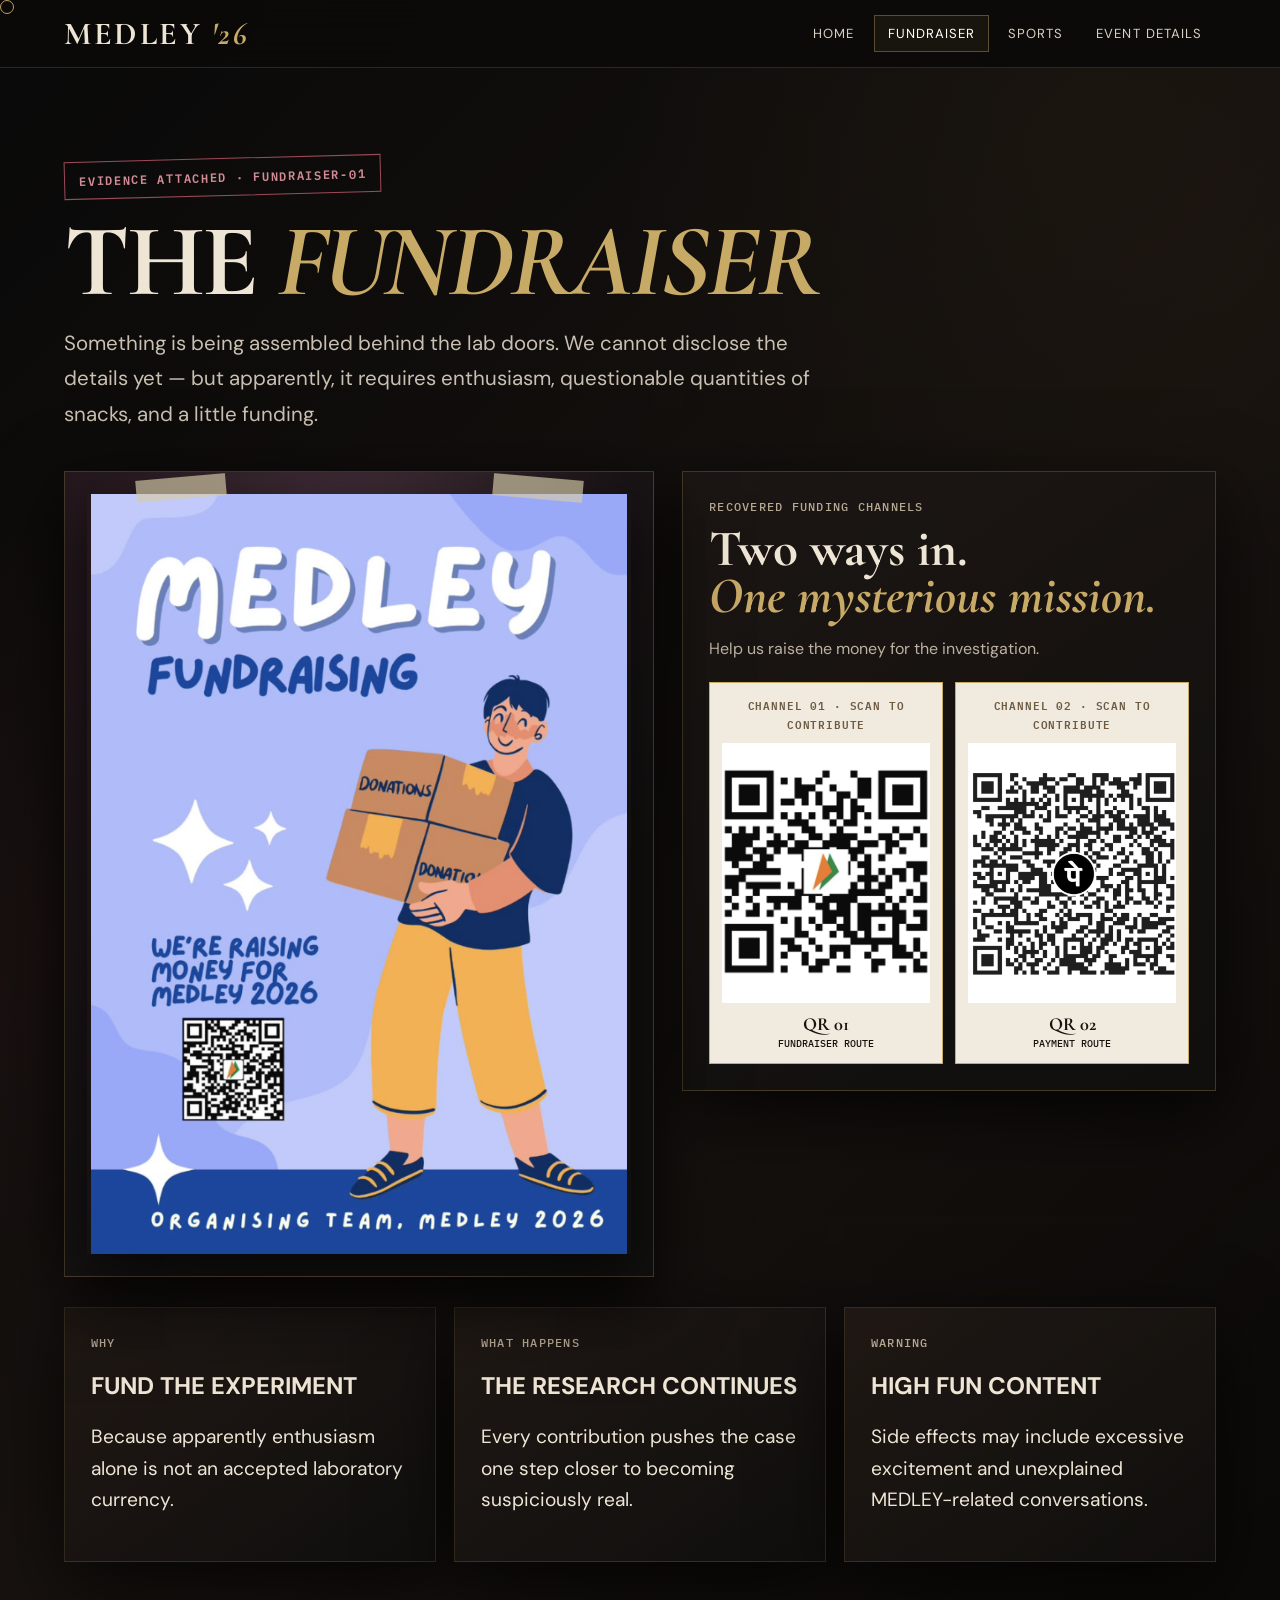
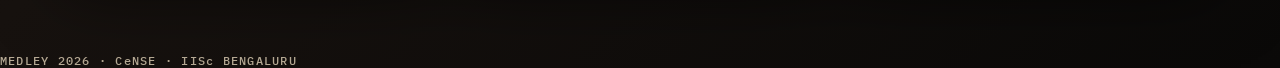
<file: donate.html>
<!doctype html>
<html lang="en"><head><meta charset="utf-8"><meta name="viewport" content="width=device-width,initial-scale=1"><title>Fundraiser — MEDLEY 2026</title><link rel="stylesheet" href="style.css"></head>
<body><div class="cursor"></div>
<nav class="nav"><a class="brand" href="index.html">MEDLEY <span>'26</span></a><div class="navlinks"><a href="index.html">HOME</a><a class="active" href="donate.html">FUNDRAISER</a><a href="sports.html">SPORTS</a><a href="events.html">EVENT DETAILS</a></div></nav>
<main class="section"><div class="wrap">
<div class="stamp">EVIDENCE ATTACHED · FUNDRAISER-01</div>
<h1 class="section-title">THE <em>FUNDRAISER</em></h1>
<p class="lead">Something is being assembled behind the lab doors. We cannot disclose the details yet — but apparently, it requires enthusiasm, questionable quantities of snacks, and a little funding.</p>
<div class="fundraiser-layout">
  <div class="poster-shell reveal"><img src="fundraiser-poster.png" alt="MEDLEY 2026 fundraiser poster" loading="eager"></div>
  <div class="funding-panel reveal">
    <div class="mono">RECOVERED FUNDING CHANNELS</div>
    <h2>Two ways in.<br><em>One mysterious mission.</em></h2>
    <p>Help us raise the money for the investigation.</p>
    <div class="qr-grid qr-grid-direct">
      <div class="qr-card"><div class="qr-label">CHANNEL 01 · SCAN TO CONTRIBUTE</div><img src="qr-01.png" alt="MEDLEY fundraiser QR code 1"><h3>QR 01</h3><p>FUNDRAISER ROUTE</p></div>
      <div class="qr-card"><div class="qr-label">CHANNEL 02 · SCAN TO CONTRIBUTE</div><img src="qr-02.png" alt="MEDLEY fundraiser QR code 2"><h3>QR 02</h3><p>PAYMENT ROUTE</p></div>
    </div>
  </div>
</div>
<div class="grid" style="margin-top:30px"><div class="card reveal"><div class="mono">WHY</div><h2>FUND THE EXPERIMENT</h2><p class="big">Because apparently enthusiasm alone is not an accepted laboratory currency.</p></div><div class="card reveal"><div class="mono">WHAT HAPPENS</div><h2>THE RESEARCH CONTINUES</h2><p class="big">Every contribution pushes the case one step closer to becoming suspiciously real.</p></div><div class="card reveal"><div class="mono">WARNING</div><h2>HIGH FUN CONTENT</h2><p class="big">Side effects may include excessive excitement and unexplained MEDLEY-related conversations.</p></div></div>
</div></main><footer><div class="mono">MEDLEY 2026 · CeNSE · IISc BENGALURU</div></footer><script src="script.js"></script></body></html>
</file>
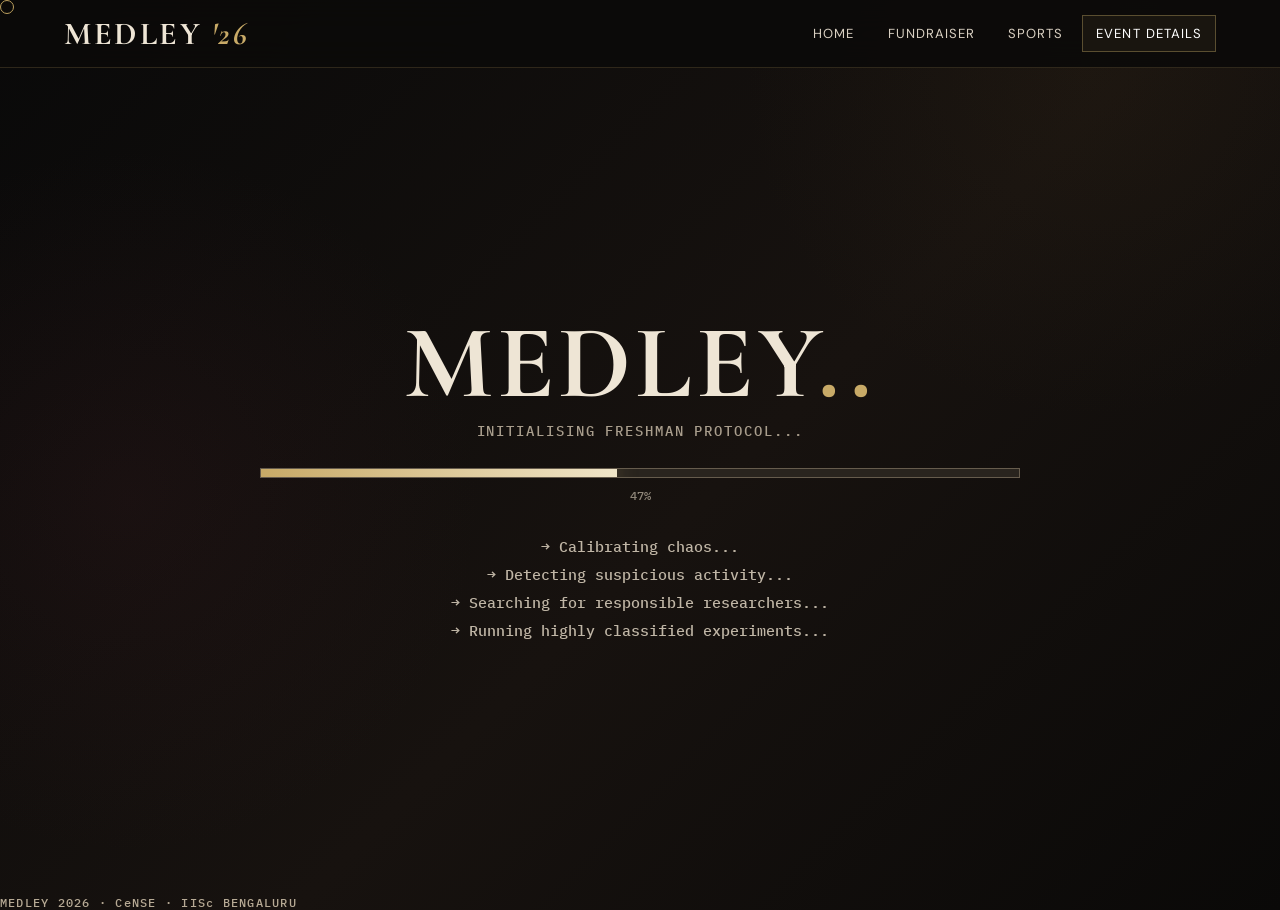
<file: events.html>
<!doctype html><html lang="en"><head><meta charset="utf-8"><meta name="viewport" content="width=device-width,initial-scale=1"><title>Event Details — MEDLEY 2026</title><link rel="stylesheet" href="style.css"></head><body><div class="cursor"></div><nav class="nav"><a class="brand" href="index.html">MEDLEY <span>'26</span></a><div class="navlinks"><a href="index.html">HOME</a><a href="donate.html">FUNDRAISER</a><a href="sports.html">SPORTS</a><a class="active" href="events.html">EVENT DETAILS</a></div></nav><main class="loading-page"><div class="loading-card"><div id="loading"><div class="loading-word">MEDLEY<span id="dots">.</span></div><div class="loading-sub">INITIALISING FRESHMAN PROTOCOL...</div><div class="progress-wrap"><div class="progress" id="bar"></div></div><div class="percent" id="pct">0%</div><div class="loading-lines">→ Calibrating chaos...<br>→ Detecting suspicious activity...<br>→ Searching for responsible researchers...<br>→ Running highly classified experiments...</div></div><div id="reveal" class="reveal-loading"><div class="stamp">LIVE STATUS · DO NOT PANIC</div><div class="errorish">RESEARCHERS BUSY.</div><p class="loading-sub">SOMETHING IS COOKING...</p><p class="message">The event details have not disappeared. They are merely undergoing an extremely important scientific process known as <b>“we're still figuring it out.”</b></p><div class="clue"><div class="mono">MEDLEY LOADING COMPLETE</div><p class="big">11 SEPTEMBER 2026 is the suspicious date on the file. Three events are being prepared. The researchers have been instructed to remain calm. They have chosen not to.</p><p class="mono">Further details will be revealed when the lab stops pretending this is under control.</p></div><a class="btn" href="index.html">RETURN TO CASE FILE →</a></div></div></main><footer><div class="mono">MEDLEY 2026 · CeNSE · IISc BENGALURU</div></footer><script>let p=0,d=1;const bar=document.getElementById('bar'),pct=document.getElementById('pct'),dots=document.getElementById('dots');setInterval(()=>{d=d%3+1;dots.textContent='.'.repeat(d)},350);const timer=setInterval(()=>{p+=Math.floor(Math.random()*5)+2;if(p>=100){p=100;clearInterval(timer);setTimeout(()=>{document.getElementById('loading').style.display='none';document.getElementById('reveal').style.display='block'},600)}bar.style.width=p+'%';pct.textContent=p+'%'},120)</script></body></html>
</file>
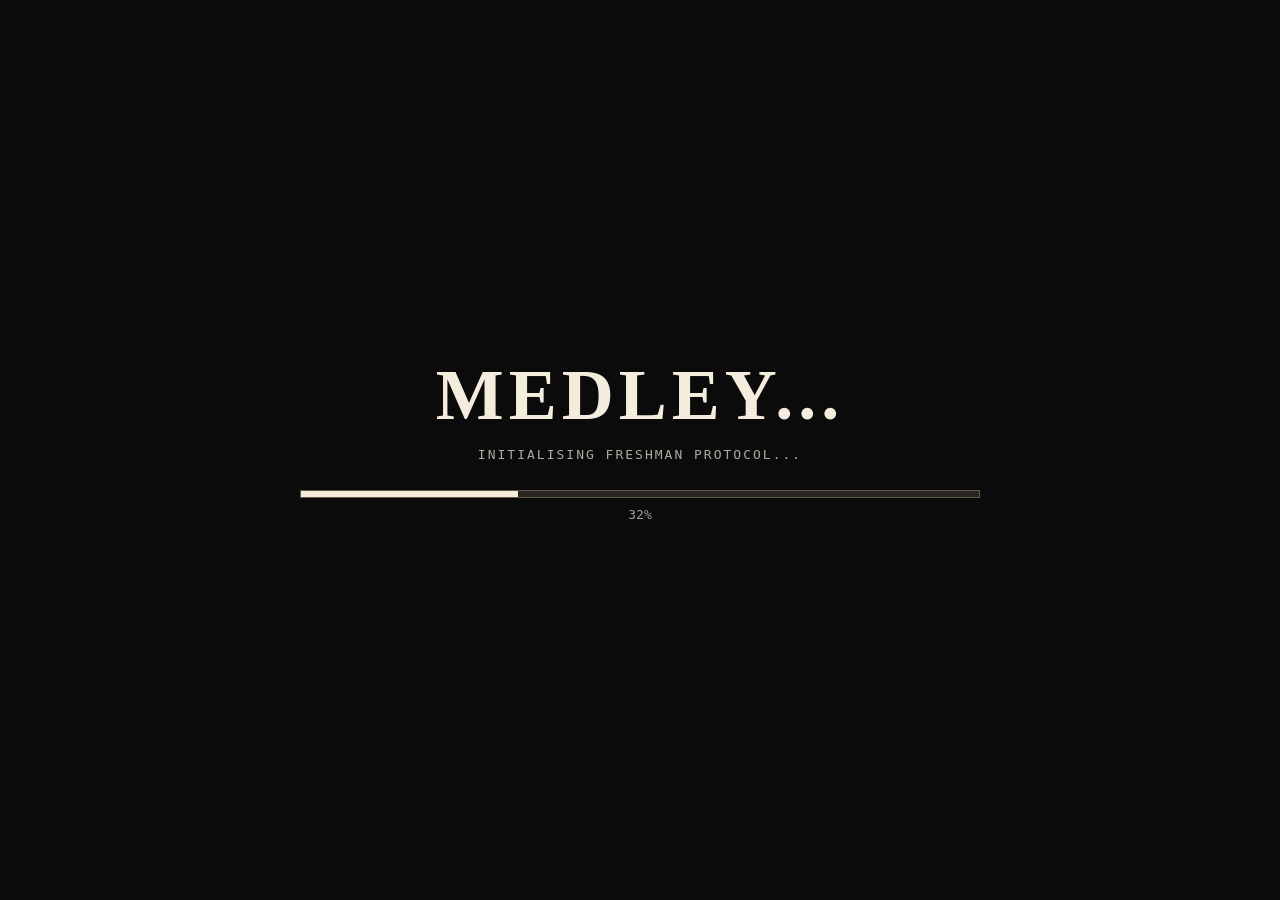
<file: Medley.html>
<!DOCTYPE html>
<html lang="en">
<head>
<meta charset="UTF-8">
<meta name="viewport" content="width=device-width, initial-scale=1.0">
<title>MEDLEY // 404</title>
<style>
*{box-sizing:border-box}
body{margin:0;min-height:100vh;background:#0b0b0b;color:#f4eddd;font-family:Georgia,serif;display:flex;justify-content:center;align-items:center;padding:24px}
.card{width:min(680px,100%);text-align:center}
.loading{font-size:clamp(38px,9vw,72px);font-weight:bold;letter-spacing:5px;margin-bottom:10px}
.sub{font-family:monospace;letter-spacing:2px;opacity:.7;margin-bottom:28px}
.progress-wrap{height:8px;background:#29251f;border:1px solid #62594b;overflow:hidden}
.progress{height:100%;width:0;background:#f4eddd;transition:width .12s}
.percent{font:13px monospace;opacity:.65;margin:9px 0 25px}
#reveal{display:none;animation:in 1s ease forwards}
img{width:min(390px,88%);max-height:48vh;object-fit:contain;filter:saturate(.9);margin:8px auto 20px}
.error{font:700 clamp(30px,8vw,58px) monospace;letter-spacing:3px}
.message{font:18px monospace;line-height:1.8;margin:20px auto;max-width:600px}
.stamp{display:inline-block;border:2px solid #f4eddd;padding:10px 18px;letter-spacing:2px;font:bold 13px monospace;transform:rotate(-2deg)}
@keyframes in{from{opacity:0;transform:translateY(15px)}to{opacity:1;transform:none}}
</style>
</head>
<body>
<div class="card">
<div id="loading">
<div class="loading">MEDLEY<span id="dots">.</span></div>
<div class="sub">INITIALISING FRESHMAN PROTOCOL...</div>
<div class="progress-wrap"><div class="progress" id="bar"></div></div>
<div class="percent" id="pct">0%</div>
</div>
<div id="reveal">
<img src="[data-uri]" alt="404 error illustration">
<div class="error">404 ERROR</div>
<div class="message">
<b>MEDLEY LOADING...</b><br><br>
Initialising freshman protocol...<br>
Calibrating chaos...<br>
Detecting suspicious activity...<br>
Searching for responsible researchers...<br><br>
<b>0 responsible researchers found.</b>
</div>
<div class="stamp">THE CRIMINALS ARE AT WORK IN THE LAB.</div>
</div>
</div>
<script>
let p=0;
const bar=document.getElementById('bar'),pct=document.getElementById('pct');
const dots=document.getElementById('dots');
let d=1;
setInterval(()=>{d=d%3+1;dots.textContent='.'.repeat(d)},350);
const timer=setInterval(()=>{
 p+=Math.floor(Math.random()*5)+2;
 if(p>=100){p=100;clearInterval(timer);setTimeout(()=>{
 document.getElementById('loading').style.display='none';
 document.getElementById('reveal').style.display='block';
 },600)}
 bar.style.width=p+'%';pct.textContent=p+'%';
},120);
</script>
</body>
</html>
</file>
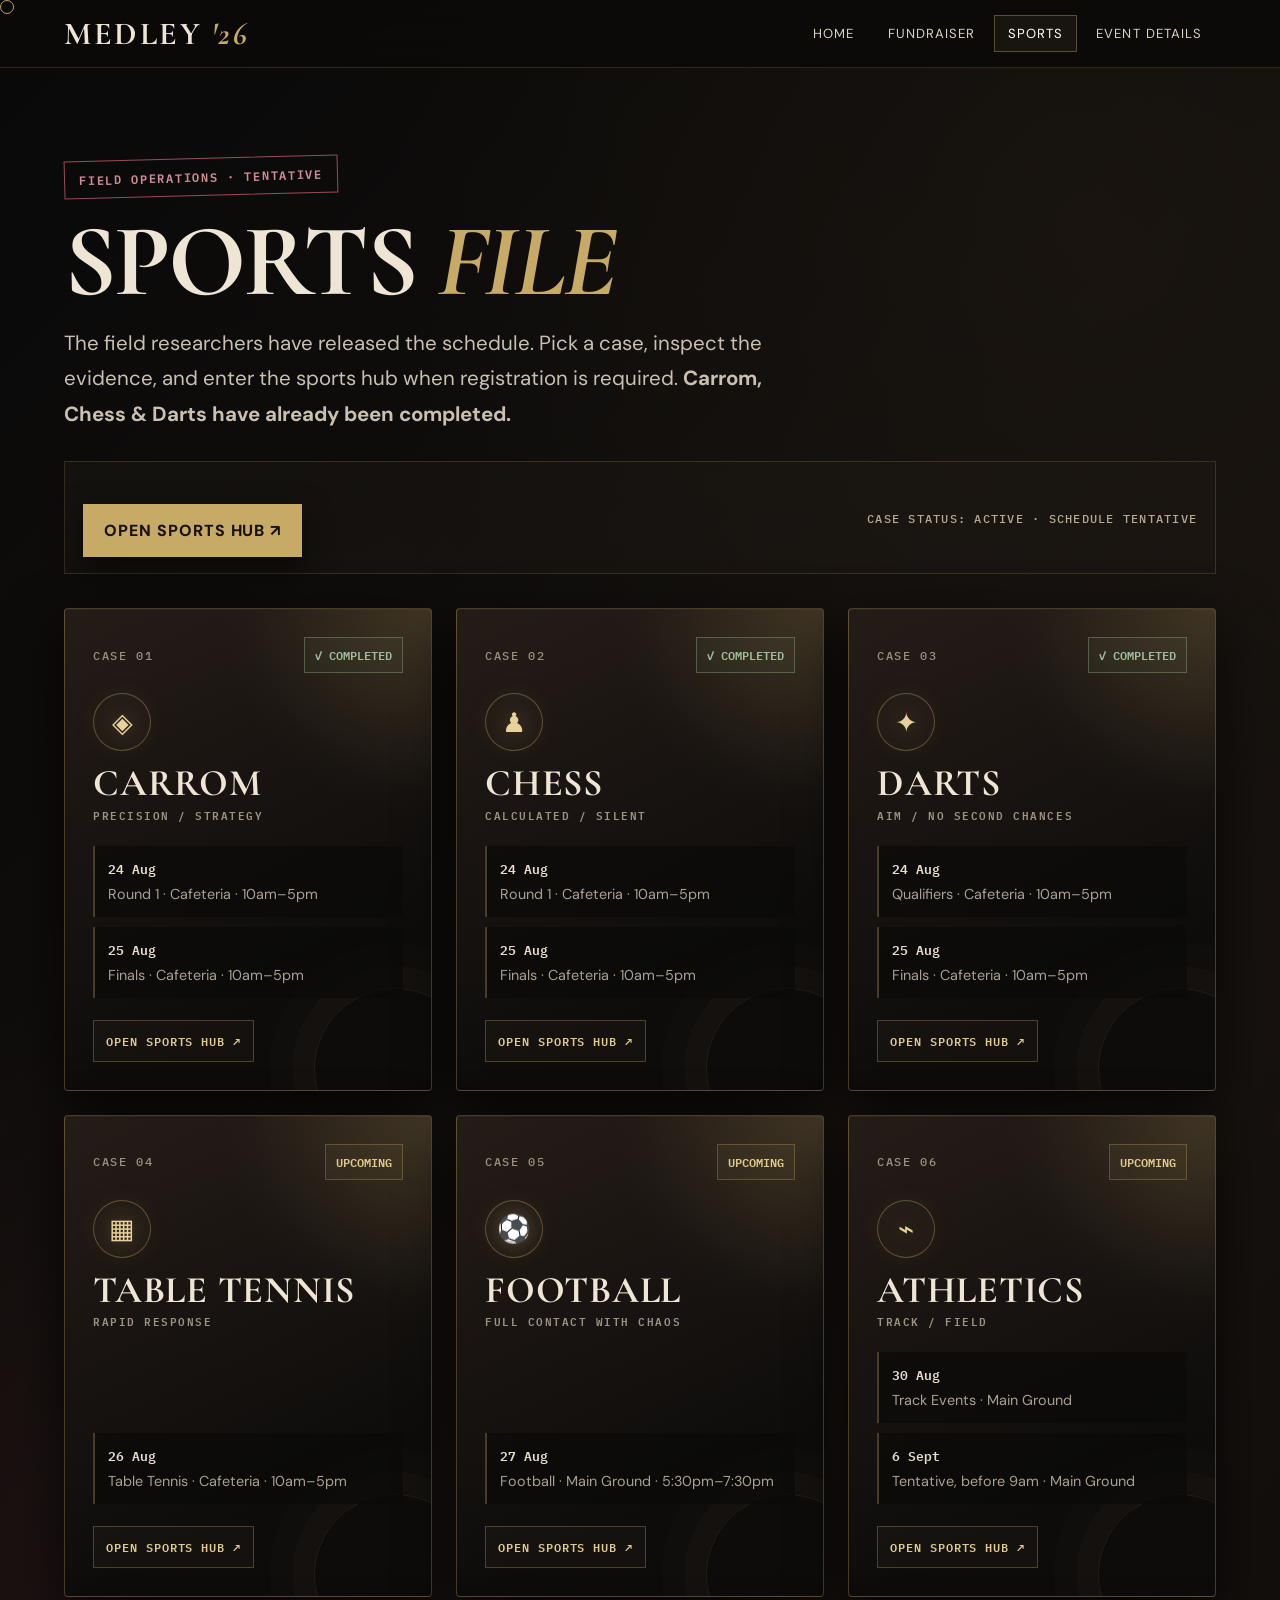
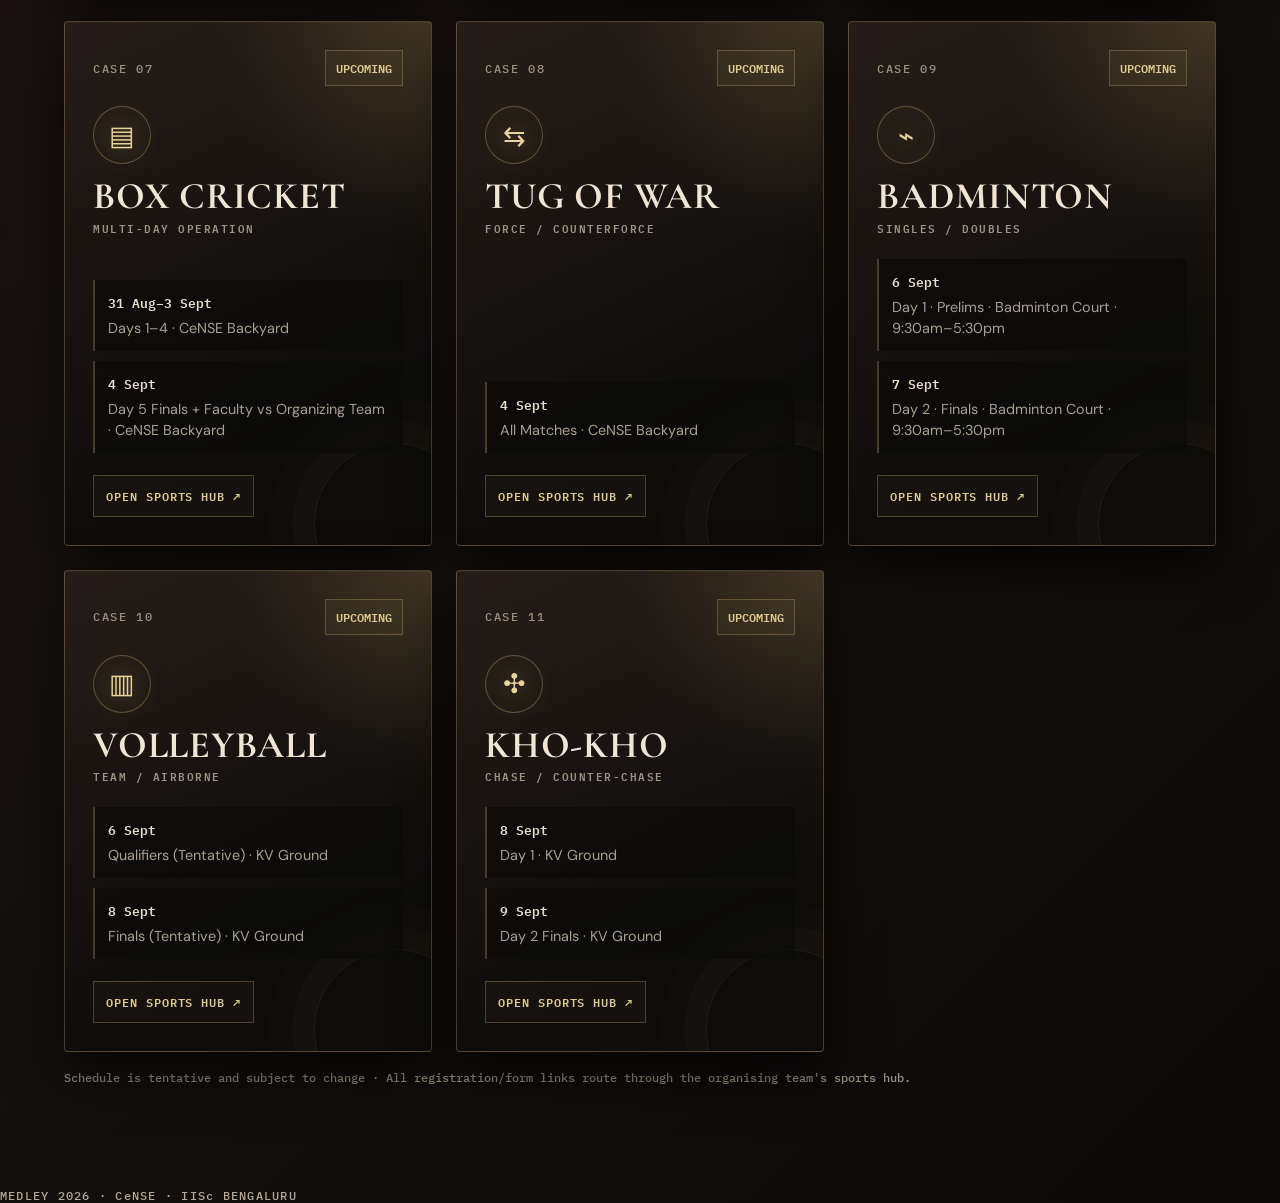
<file: sports.html>
<!doctype html>
<html lang="en">
<head>
<meta charset="UTF-8"><meta name="viewport" content="width=device-width,initial-scale=1">
<title>Sports — MEDLEY 2026</title><link rel="stylesheet" href="style.css">
</head>
<body><div class="cursor"></div>
<nav class="nav"><a class="brand" href="index.html">MEDLEY <span>'26</span></a><div class="navlinks"><a href="index.html">HOME</a><a href="donate.html">FUNDRAISER</a><a class="active" href="sports.html">SPORTS</a><a href="events.html">EVENT DETAILS</a></div></nav>
<main class="section sports-page"><div class="wrap">
<div class="stamp">FIELD OPERATIONS · TENTATIVE</div>
<h1 class="section-title">SPORTS <em>FILE</em></h1>
<p class="lead">The field researchers have released the schedule. Pick a case, inspect the evidence, and enter the sports hub when registration is required. <strong>Carrom, Chess & Darts have already been completed.</strong></p>
<div class="sports-topbar"><a class="btn" href="https://linktr.ee/mrunalgandole1234" target="_blank" rel="noopener">OPEN SPORTS HUB ↗</a><span class="mono">CASE STATUS: ACTIVE · SCHEDULE TENTATIVE</span></div>

<div class="sports-grid">
<article class="sport-card completed reveal"><div class="sport-card-top"><span class="case-no">CASE 01</span><span class="status">✓ COMPLETED</span></div><div class="sport-icon">◈</div><h2>CARROM</h2><p class="sport-tag">PRECISION / STRATEGY</p><div class="sport-events"><div><b>24 Aug</b><span>Round 1 · Cafeteria · 10am–5pm</span></div><div><b>25 Aug</b><span>Finals · Cafeteria · 10am–5pm</span></div></div><a class="card-link" href="https://linktr.ee/mrunalgandole1234" target="_blank" rel="noopener">OPEN SPORTS HUB ↗</a></article>
<article class="sport-card completed reveal"><div class="sport-card-top"><span class="case-no">CASE 02</span><span class="status">✓ COMPLETED</span></div><div class="sport-icon">♟</div><h2>CHESS</h2><p class="sport-tag">CALCULATED / SILENT</p><div class="sport-events"><div><b>24 Aug</b><span>Round 1 · Cafeteria · 10am–5pm</span></div><div><b>25 Aug</b><span>Finals · Cafeteria · 10am–5pm</span></div></div><a class="card-link" href="https://linktr.ee/mrunalgandole1234" target="_blank" rel="noopener">OPEN SPORTS HUB ↗</a></article>
<article class="sport-card completed reveal"><div class="sport-card-top"><span class="case-no">CASE 03</span><span class="status">✓ COMPLETED</span></div><div class="sport-icon">✦</div><h2>DARTS</h2><p class="sport-tag">AIM / NO SECOND CHANCES</p><div class="sport-events"><div><b>24 Aug</b><span>Qualifiers · Cafeteria · 10am–5pm</span></div><div><b>25 Aug</b><span>Finals · Cafeteria · 10am–5pm</span></div></div><a class="card-link" href="https://linktr.ee/mrunalgandole1234" target="_blank" rel="noopener">OPEN SPORTS HUB ↗</a></article>
<article class="sport-card reveal"><div class="sport-card-top"><span class="case-no">CASE 04</span><span class="status pending">UPCOMING</span></div><div class="sport-icon">▦</div><h2>TABLE TENNIS</h2><p class="sport-tag">RAPID RESPONSE</p><div class="sport-events"><div><b>26 Aug</b><span>Table Tennis · Cafeteria · 10am–5pm</span></div></div><a class="card-link" href="https://linktr.ee/mrunalgandole1234" target="_blank" rel="noopener">OPEN SPORTS HUB ↗</a></article>
<article class="sport-card reveal"><div class="sport-card-top"><span class="case-no">CASE 05</span><span class="status pending">UPCOMING</span></div><div class="sport-icon">⚽</div><h2>FOOTBALL</h2><p class="sport-tag">FULL CONTACT WITH CHAOS</p><div class="sport-events"><div><b>27 Aug</b><span>Football · Main Ground · 5:30pm–7:30pm</span></div></div><a class="card-link" href="https://linktr.ee/mrunalgandole1234" target="_blank" rel="noopener">OPEN SPORTS HUB ↗</a></article>
<article class="sport-card reveal"><div class="sport-card-top"><span class="case-no">CASE 06</span><span class="status pending">UPCOMING</span></div><div class="sport-icon">⌁</div><h2>ATHLETICS</h2><p class="sport-tag">TRACK / FIELD</p><div class="sport-events"><div><b>30 Aug</b><span>Track Events · Main Ground</span></div><div><b>6 Sept</b><span>Tentative, before 9am · Main Ground</span></div></div><a class="card-link" href="https://linktr.ee/mrunalgandole1234" target="_blank" rel="noopener">OPEN SPORTS HUB ↗</a></article>
<article class="sport-card reveal"><div class="sport-card-top"><span class="case-no">CASE 07</span><span class="status pending">UPCOMING</span></div><div class="sport-icon">▤</div><h2>BOX CRICKET</h2><p class="sport-tag">MULTI-DAY OPERATION</p><div class="sport-events"><div><b>31 Aug–3 Sept</b><span>Days 1–4 · CeNSE Backyard</span></div><div><b>4 Sept</b><span>Day 5 Finals + Faculty vs Organizing Team · CeNSE Backyard</span></div></div><a class="card-link" href="https://linktr.ee/mrunalgandole1234" target="_blank" rel="noopener">OPEN SPORTS HUB ↗</a></article>
<article class="sport-card reveal"><div class="sport-card-top"><span class="case-no">CASE 08</span><span class="status pending">UPCOMING</span></div><div class="sport-icon">⇆</div><h2>TUG OF WAR</h2><p class="sport-tag">FORCE / COUNTERFORCE</p><div class="sport-events"><div><b>4 Sept</b><span>All Matches · CeNSE Backyard</span></div></div><a class="card-link" href="https://linktr.ee/mrunalgandole1234" target="_blank" rel="noopener">OPEN SPORTS HUB ↗</a></article>
<article class="sport-card reveal"><div class="sport-card-top"><span class="case-no">CASE 09</span><span class="status pending">UPCOMING</span></div><div class="sport-icon">⌁</div><h2>BADMINTON</h2><p class="sport-tag">SINGLES / DOUBLES</p><div class="sport-events"><div><b>6 Sept</b><span>Day 1 · Prelims · Badminton Court · 9:30am–5:30pm</span></div><div><b>7 Sept</b><span>Day 2 · Finals · Badminton Court · 9:30am–5:30pm</span></div></div><a class="card-link" href="https://linktr.ee/mrunalgandole1234" target="_blank" rel="noopener">OPEN SPORTS HUB ↗</a></article>
<article class="sport-card reveal"><div class="sport-card-top"><span class="case-no">CASE 10</span><span class="status pending">UPCOMING</span></div><div class="sport-icon">▥</div><h2>VOLLEYBALL</h2><p class="sport-tag">TEAM / AIRBORNE</p><div class="sport-events"><div><b>6 Sept</b><span>Qualifiers (Tentative) · KV Ground</span></div><div><b>8 Sept</b><span>Finals (Tentative) · KV Ground</span></div></div><a class="card-link" href="https://linktr.ee/mrunalgandole1234" target="_blank" rel="noopener">OPEN SPORTS HUB ↗</a></article>
<article class="sport-card reveal"><div class="sport-card-top"><span class="case-no">CASE 11</span><span class="status pending">UPCOMING</span></div><div class="sport-icon">✣</div><h2>KHO-KHO</h2><p class="sport-tag">CHASE / COUNTER-CHASE</p><div class="sport-events"><div><b>8 Sept</b><span>Day 1 · KV Ground</span></div><div><b>9 Sept</b><span>Day 2 Finals · KV Ground</span></div></div><a class="card-link" href="https://linktr.ee/mrunalgandole1234" target="_blank" rel="noopener">OPEN SPORTS HUB ↗</a></article>
</div>
<p class="note">Schedule is tentative and subject to change · All registration/form links route through the organising team's sports hub.</p>
</div></main><footer><div class="mono">MEDLEY 2026 · CeNSE · IISc BENGALURU</div></footer><script src="script.js"></script></body></html>
</file>
<file: style.css>
@import url('https://fonts.googleapis.com/css2?family=Bebas+Neue&family=Cormorant+Garamond:ital,wght@0,600;0,700;1,600;1,700&family=DM+Sans:wght@400;500;600;700&family=IBM+Plex+Mono:wght@400;500;600&display=swap');
:root{--bg:#0b0a09;--bg2:#15110f;--paper:#eee5d5;--muted:#b9ae9b;--gold:#c8aa67;--gold2:#e0c98c;--red:#9b4b57;--line:#c8aa6730;--card:#171311;--green:#6f8f6c;--shadow:0 22px 70px #000b}
*{box-sizing:border-box}html{scroll-behavior:smooth}body{margin:0;background:radial-gradient(circle at 85% 8%,#3a2c1730,transparent 25%),radial-gradient(circle at 10% 55%,#54232d25,transparent 28%),linear-gradient(135deg,#090909,#17120f 55%,#0a0908);color:var(--paper);font-family:'DM Sans',sans-serif;min-height:100vh;overflow-x:hidden}body:before{content:"";position:fixed;inset:0;pointer-events:none;opacity:.055;background-image:radial-gradient(#fff .55px,transparent .55px);background-size:8px 8px;z-index:0}a{color:inherit;text-decoration:none}.nav{position:sticky;top:0;z-index:100;display:flex;align-items:center;justify-content:space-between;gap:20px;padding:14px clamp(18px,5vw,72px);background:#0b0a09e8;border-bottom:1px solid var(--line);backdrop-filter:blur(16px)}.brand{font-family:'Cormorant Garamond',serif;font-weight:700;font-size:2rem;letter-spacing:.08em;white-space:nowrap}.brand span{color:var(--gold);font-style:italic}.navlinks{display:flex;gap:5px;flex-wrap:wrap;justify-content:flex-end}.navlinks a{font-size:.82rem;letter-spacing:.08em;padding:9px 13px;border:1px solid transparent;color:#d9d0c2;transition:.2s}.navlinks a:hover,.navlinks a.active{border-color:#c8aa6760;background:#c8aa6712;color:#fff}.wrap{width:min(1180px,90vw);margin:auto;position:relative;z-index:1}.hero{min-height:88vh;display:grid;align-items:center;padding:100px 0 80px;position:relative}.hero:after{content:"";position:absolute;right:-15vw;top:10%;width:48vw;height:48vw;border:1px solid #c8aa671c;border-radius:50%;box-shadow:0 0 0 34px #c8aa6708,0 0 0 70px #c8aa6704;pointer-events:none}.stamp{display:inline-block;border:1px solid var(--red);color:#d28c96;padding:8px 14px;font:600 .76rem 'IBM Plex Mono',monospace;letter-spacing:.14em;transform:rotate(-1.5deg);margin-bottom:22px}.eyebrow{font:500 .8rem 'IBM Plex Mono',monospace;color:var(--gold);letter-spacing:.2em;text-transform:uppercase}.hero h1{font:700 clamp(5rem,14vw,11rem)/.76 'Cormorant Garamond',serif;letter-spacing:-.04em;margin:0;max-width:900px}.hero h1 .gold{color:var(--gold)}.hero h1 em{font-style:italic}.kicker{font:600 clamp(1.2rem,2.5vw,1.8rem) 'Cormorant Garamond',serif;color:#d9cbb8;margin:28px 0 12px}.lead{font-size:clamp(1.05rem,1.8vw,1.28rem);line-height:1.75;color:#c9c0b1;max-width:760px}.btn{display:inline-flex;align-items:center;gap:10px;margin-top:26px;padding:15px 20px;border:1px solid var(--gold);background:var(--gold);color:#17120d;font-weight:800;letter-spacing:.06em;transition:.25s;box-shadow:0 12px 30px #0008}.btn:hover{transform:translateY(-3px);background:var(--gold2)}.btn.ghost{background:transparent;color:var(--paper)}.btn.ghost:hover{background:#c8aa6710}.section{padding:90px 0;position:relative}.section.darkline{border-top:1px solid #ffffff0d}.section-title{font:700 clamp(3.6rem,8vw,7rem)/.85 'Cormorant Garamond',serif;margin:0 0 18px;letter-spacing:-.03em}.section-title em{color:var(--gold);font-style:italic}.section-title small{display:block;font:500 .8rem 'IBM Plex Mono',monospace;color:var(--gold);letter-spacing:.2em;margin-top:16px}.grid{display:grid;grid-template-columns:repeat(3,1fr);gap:18px}.card{background:linear-gradient(145deg,#211915e8,#100f0ee8);border:1px solid #c8aa672b;padding:26px;box-shadow:var(--shadow);transition:.3s}.card:hover{transform:translateY(-6px);border-color:#c8aa6766}.mono{font:500 .78rem 'IBM Plex Mono',monospace;letter-spacing:.1em;color:#b7aa95}.big{font-size:1.2rem;line-height:1.65}.evidence{display:grid;grid-template-columns:1.05fr .95fr;gap:38px;align-items:center}.evidence img{width:100%;max-width:520px;justify-self:end;border:1px solid #c8aa6740;box-shadow:var(--shadow);transform:rotate(1.2deg);transition:.35s}.evidence img:hover{transform:rotate(0) scale(1.02)}.quote{border-left:3px solid var(--gold);padding-left:20px;font:600 1.45rem/1.45 'Cormorant Garamond',serif;color:#e0d3bf}.tabs{display:flex;gap:8px;flex-wrap:wrap;margin:30px 0 22px}.tab{border:1px solid #c8aa6730;background:#15110f;color:#c9c0b1;padding:10px 13px;cursor:pointer;font:500 .82rem 'IBM Plex Mono',monospace;transition:.2s}.tab:hover,.tab.active{border-color:var(--gold);background:#c8aa6715;color:#fff}.tab .tick{color:#8fb087;margin-left:5px}.sport-panel{display:none}.sport-panel.active{display:block;animation:fade .3s ease}.sport-head{display:flex;justify-content:space-between;align-items:flex-start;gap:20px;margin-bottom:18px}.sport-head h3{font:700 2.5rem 'Cormorant Garamond',serif;margin:0}.status{font:600 .72rem 'IBM Plex Mono',monospace;padding:7px 10px;border:1px solid #8fb08766;color:#9fbd9b;background:#6f8f6c12}.status.pending{border-color:#c8aa6750;color:var(--gold2);background:#c8aa670d}.schedule-list{display:grid;grid-template-columns:repeat(2,1fr);gap:12px}.match{padding:18px;border:1px solid #ffffff10;background:#0f0d0c}.match b{font-size:1.05rem}.match span{display:block;color:#afa594;margin-top:5px;font-size:.94rem}.note{color:#9d9384;font:500 .75rem 'IBM Plex Mono',monospace;margin-top:18px}.poster-shell{background:radial-gradient(circle at 50% 10%,#8d617d55,transparent 35%),linear-gradient(135deg,#25181e,#11100f 70%);padding:22px;border:1px solid #c8aa6740;box-shadow:var(--shadow);position:relative}.poster-shell:before,.poster-shell:after{content:"";position:absolute;width:90px;height:22px;background:#d7cba9a8;top:5px;filter:blur(.2px)}.poster-shell:before{left:12%;transform:rotate(-5deg)}.poster-shell:after{right:12%;transform:rotate(5deg)}.poster-shell img{display:block;width:100%;max-height:760px;object-fit:contain;margin:auto;box-shadow:0 20px 50px #0009}.qr-grid{display:grid;grid-template-columns:1fr 1fr;gap:18px;margin-top:24px}.qr-card{background:#f1eadf;padding:18px;text-align:center;color:#18120e;border:1px solid #c8aa67}.qr-card img{width:100%;max-width:330px;aspect-ratio:1;object-fit:contain;background:white}.qr-card h3{font:700 1.4rem 'Cormorant Garamond',serif;margin:8px 0 2px}.qr-card p{margin:0;font:500 .75rem 'IBM Plex Mono',monospace}.loading-page{min-height:calc(100vh - 74px);display:grid;place-items:center;padding:60px 20px}.loading-card{width:min(760px,100%);text-align:center}.loading-word{font:700 clamp(3rem,10vw,6.5rem)/.9 'Cormorant Garamond',serif;letter-spacing:.04em}.loading-word span{color:var(--gold)}.loading-sub{font:500 .85rem 'IBM Plex Mono',monospace;letter-spacing:.14em;color:#a99e8d;margin:12px 0 28px}.progress-wrap{height:10px;background:#29241e;border:1px solid #665c4d;overflow:hidden}.progress{height:100%;width:0;background:linear-gradient(90deg,var(--gold),#f0e5c8);box-shadow:0 0 20px #c8aa6788;transition:width .12s}.percent{font:500 .75rem 'IBM Plex Mono',monospace;color:#8f8679;margin:10px 0 30px}.loading-lines{font:500 .92rem/1.9 'IBM Plex Mono',monospace;color:#c0b6a6}.reveal-loading{display:none;animation:fade .8s ease forwards}.reveal-loading .errorish{font:700 clamp(2.5rem,8vw,5rem) 'IBM Plex Mono',monospace;letter-spacing:.05em}.reveal-loading .message{font-size:1.05rem;line-height:1.8;max-width:650px;margin:18px auto;color:#c6bcad}.clue{margin:26px auto 0;max-width:650px;padding:20px;border:1px solid #c8aa6733;background:#c8aa6709}.cursor{position:fixed;width:14px;height:14px;border:1px solid var(--gold);border-radius:50%;pointer-events:none;z-index:200;mix-blend-mode:difference}@keyframes fade{from{opacity:0;transform:translateY(12px)}to{opacity:1;transform:none}}@media(max-width:850px){.grid,.evidence,.schedule-list{grid-template-columns:1fr}.nav{align-items:flex-start}.navlinks{justify-content:flex-start}.hero h1{font-size:clamp(4.5rem,18vw,8rem)}.hero{padding-top:70px}.sport-head{flex-direction:column}.qr-grid{grid-template-columns:1fr}.cursor{display:none}}

/* SPORTS — CASE CARD FORMAT */
.sports-topbar{display:flex;align-items:center;justify-content:space-between;gap:18px;flex-wrap:wrap;margin:28px 0 34px;padding:16px 18px;border:1px solid #c8aa6730;background:linear-gradient(90deg,#c8aa670b,#ffffff03);}
.sports-grid{display:grid;grid-template-columns:repeat(3,minmax(0,1fr));gap:20px;}
.sport-card{position:relative;overflow:hidden;min-height:370px;padding:24px;background:linear-gradient(145deg,#211915,#100f0e 72%);border:1px solid #c8aa6733;box-shadow:0 18px 45px #0008;transition:transform .3s,border-color .3s,box-shadow .3s;}
.sport-card:before{content:"";position:absolute;inset:0;background:radial-gradient(circle at 100% 0,#c8aa6718,transparent 35%);pointer-events:none;}
.sport-card:after{content:"";position:absolute;right:-45px;bottom:-60px;width:160px;height:160px;border:1px solid #c8aa671c;border-radius:50%;box-shadow:0 0 0 22px #c8aa6705,0 0 0 45px #c8aa6703;pointer-events:none;}
.sport-card:hover{transform:translateY(-8px) rotate(-.4deg);border-color:#c8aa6780;box-shadow:0 25px 60px #000b;}
.sport-card.completed{border-color:#6f8f6c55;}
.sport-card-top{display:flex;align-items:center;justify-content:space-between;gap:10px;position:relative;z-index:2;}
.case-no{font:500 .72rem 'IBM Plex Mono',monospace;color:#9c9180;letter-spacing:.14em;}
.sport-icon{font-size:2.4rem;color:var(--gold);margin:24px 0 4px;position:relative;z-index:2;text-shadow:0 0 20px #c8aa6755;}
.sport-card h2{font:700 2.35rem/.9 'Cormorant Garamond',serif;letter-spacing:.02em;margin:4px 0;position:relative;z-index:2;}
.sport-tag{font:500 .68rem 'IBM Plex Mono',monospace;letter-spacing:.12em;color:#9e9486;margin:8px 0 22px;position:relative;z-index:2;}
.sport-events{display:grid;gap:9px;position:relative;z-index:2;}
.sport-events>div{padding:10px 12px;border-left:2px solid #c8aa6750;background:#0c0b0a99;}
.sport-events b{display:block;font:600 .82rem 'IBM Plex Mono',monospace;color:#e2d5c0;}
.sport-events span{display:block;margin-top:4px;color:#aaa092;font-size:.88rem;line-height:1.45;}
.card-link{display:inline-block;margin-top:20px;font:600 .74rem 'IBM Plex Mono',monospace;letter-spacing:.08em;color:var(--gold2);border-bottom:1px solid #c8aa6750;padding-bottom:4px;position:relative;z-index:2;}
.card-link:hover{color:#fff;border-color:var(--gold);}
@media(max-width:1000px){.sports-grid{grid-template-columns:repeat(2,minmax(0,1fr));}}
@media(max-width:650px){.sports-grid{grid-template-columns:1fr}.sports-topbar{align-items:flex-start;flex-direction:column}.sport-card{min-height:340px}}

/* FUNDRAISER — poster + QR evidence */
.fundraiser-layout{display:grid;grid-template-columns:minmax(0,1.05fr) minmax(420px,.95fr);gap:28px;align-items:start;margin-top:38px;}
.funding-panel{padding:26px;border:1px solid #c8aa6740;background:linear-gradient(145deg,#1d1714e8,#100f0ee8);box-shadow:var(--shadow);}
.funding-panel h2{font:700 clamp(2.2rem,4vw,3.7rem)/.92 'Cormorant Garamond',serif;margin:12px 0;color:#eee5d5;}
.funding-panel h2 em{color:var(--gold);}
.funding-panel>p{color:#bdb2a2;line-height:1.6;font-size:1rem;}
.qr-grid-direct{grid-template-columns:1fr 1fr;margin-top:20px;gap:12px;}
.qr-grid-direct .qr-card{padding:12px;}
.qr-grid-direct .qr-card img{display:block;width:100%;max-width:none;height:auto;aspect-ratio:1;object-fit:contain;}
.qr-grid-direct .qr-card h3{font-size:1.15rem;margin-top:10px;}
.qr-grid-direct .qr-card p{font-size:.64rem;line-height:1.4;}
@media(max-width:900px){.fundraiser-layout{grid-template-columns:1fr}.funding-panel{padding:20px}}
@media(max-width:560px){.qr-grid-direct{grid-template-columns:1fr}.qr-grid-direct .qr-card img{max-width:320px;margin:auto}}
/* Restored glowing evidence scanner */
.scanner-frame{position:relative;justify-self:end;width:min(100%,560px);padding:18px;background:linear-gradient(145deg,#171311,#090909);border:1px solid #c8aa6750;box-shadow:0 24px 80px #000c,0 0 35px #c8aa6712;overflow:hidden}
.scanner-frame:before{content:"";position:absolute;inset:8px;border:1px solid #c8aa6718;pointer-events:none;z-index:3}
.scanner-frame img{display:block;width:100%;max-width:none;margin:0;transform:none!important;filter:saturate(.88) contrast(1.04);border:1px solid #c8aa6730;box-shadow:none}
.scanner-label{position:absolute;left:28px;top:27px;z-index:5;padding:6px 9px;background:#090909d9;border:1px solid #c8aa6760;color:#e4cf9e;font:600 .68rem 'IBM Plex Mono',monospace;letter-spacing:.12em;box-shadow:0 0 18px #c8aa6720}
.scan-line{position:absolute;left:18px;right:18px;top:18px;height:2px;background:linear-gradient(90deg,transparent,#f3d98a,#fff4c8,#c8aa67,transparent);box-shadow:0 0 10px #f3d98a,0 0 24px #c8aa67;z-index:4;animation:scannerSweep 3.2s ease-in-out infinite}
.scanner-frame:after{content:"";position:absolute;inset:18px;background:linear-gradient(180deg,transparent 0%,#c8aa6708 48%,#c8aa6710 50%,transparent 100%);pointer-events:none;z-index:2}
.scan-corner{position:absolute;width:22px;height:22px;border-color:#e4cf9e;border-style:solid;z-index:5;filter:drop-shadow(0 0 6px #c8aa67)}
.scan-corner.c1{left:23px;top:23px;border-width:2px 0 0 2px}.scan-corner.c2{right:23px;top:23px;border-width:2px 2px 0 0}.scan-corner.c3{left:23px;bottom:23px;border-width:0 0 2px 2px}.scan-corner.c4{right:23px;bottom:23px;border-width:0 2px 2px 0}
@keyframes scannerSweep{0%,100%{top:18px;opacity:.45}45%{opacity:1}50%{top:calc(100% - 20px)}55%{opacity:1} }
/* Strong card treatment for the dedicated sports page */
.sports-page .sports-grid{grid-template-columns:repeat(3,minmax(0,1fr));gap:24px;margin-top:28px}
.sports-page .sport-card{min-height:410px;padding:28px;background:radial-gradient(circle at 100% 0,#c8aa6720,transparent 30%),linear-gradient(155deg,#251c17,#0d0c0b 76%);border:1px solid #c8aa6750;border-radius:4px;box-shadow:0 20px 55px #000b, inset 0 1px #ffffff08;display:flex;flex-direction:column}
.sports-page .sport-card:hover{transform:translateY(-10px) scale(1.015);box-shadow:0 30px 75px #000d,0 0 28px #c8aa6712}
.sports-page .sport-icon{width:58px;height:58px;display:grid;place-items:center;margin:20px 0 12px;border:1px solid #c8aa6760;border-radius:50%;color:#e7d29b;font-size:1.7rem;background:#c8aa6709;box-shadow:0 0 25px #c8aa6710}
.sports-page .sport-tag{font:600 .68rem 'IBM Plex Mono',monospace;letter-spacing:.14em;color:#9d9384;margin:0 0 22px}
.sports-page .sport-events{margin-top:auto;display:grid;gap:10px}
.sports-page .sport-events div{padding:12px 13px;border-left:2px solid #c8aa6750;background:#0a0908aa}
.sports-page .sport-events b{display:block;color:#e8dece;font:600 .82rem 'IBM Plex Mono',monospace}
.sports-page .sport-events span{display:block;color:#aaa092;font-size:.9rem;line-height:1.45;margin-top:4px}
.sports-page .card-link{margin-top:22px;align-self:flex-start;padding:10px 12px;border:1px solid #c8aa6750;background:#c8aa6708}
.sports-page .card-link:hover{background:#c8aa6718;border-color:#c8aa67}
@media(max-width:1000px){.sports-page .sports-grid{grid-template-columns:repeat(2,minmax(0,1fr))}}
@media(max-width:650px){.sports-page .sports-grid{grid-template-columns:1fr}.sports-page .sport-card{min-height:380px}.scanner-frame{justify-self:stretch}}
.qr-card{position:relative}.qr-label{font:600 .66rem 'IBM Plex Mono',monospace;letter-spacing:.08em;margin-bottom:10px;color:#6d5b42}.qr-card img{min-height:260px}.qr-card:first-child img{image-rendering:auto}
</file>
